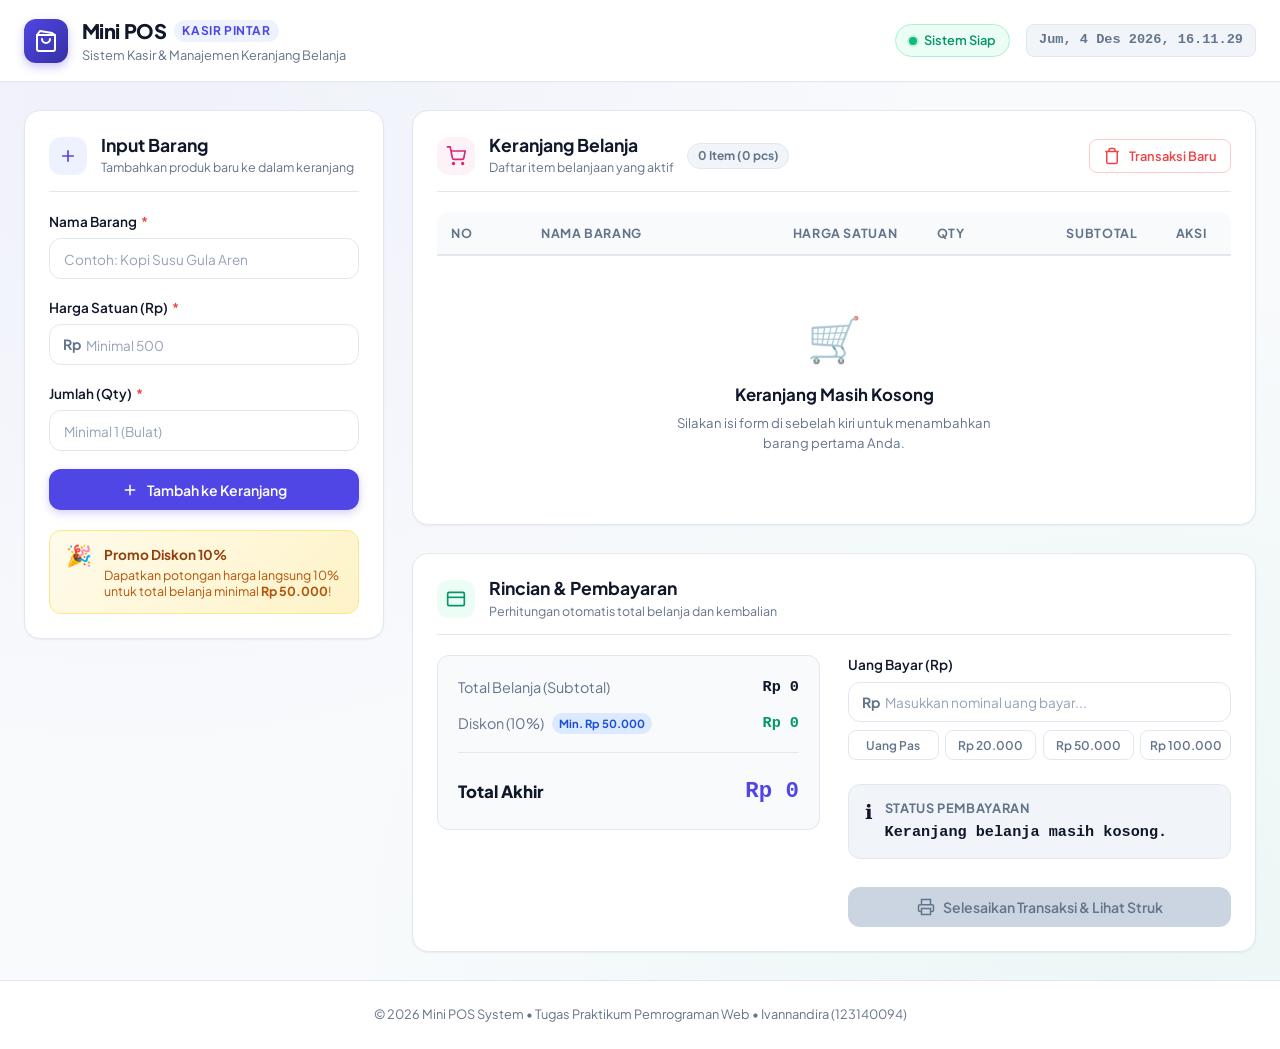
<file: ivannandira_123140094_pertemuan1/index.html>
<!DOCTYPE html>
<html lang="id">
<head>
  <meta charset="UTF-8">
  <meta name="viewport" content="width=device-width, initial-scale=1.0">
  <meta name="description" content="Aplikasi Kasir & Keranjang Belanja Sederhana (Mini POS) - Praktikum Pemrograman Web">
  <title>Mini POS - Kasir & Keranjang Belanja</title>
  <!-- Google Fonts: Plus Jakarta Sans -->
  <link rel="preconnect" href="https://fonts.googleapis.com">
  <link rel="preconnect" href="https://fonts.gstatic.com" crossorigin>
  <link href="https://fonts.googleapis.com/css2?family=Plus+Jakarta+Sans:wght@400;500;600;700;800&display=swap" rel="stylesheet">
  <!-- Stylesheet -->
  <link rel="stylesheet" href="style.css">
</head>
<body>
  <div class="app-wrapper">
    <!-- Header Aplikasi -->
    <header class="app-header">
      <div class="header-container">
        <div class="brand">
          <div class="brand-icon">
            <svg viewBox="0 0 24 24" fill="none" stroke="currentColor" stroke-width="2" stroke-linecap="round" stroke-linejoin="round">
              <path d="M6 2 3 6v14a2 2 0 0 0 2 2h14a2 2 0 0 0 2-2V6l-3-2z"/>
              <line x1="3" y1="6" x2="21" y2="6"/>
              <path d="M16 10a4 4 0 0 1-8 0"/>
            </svg>
          </div>
          <div class="brand-text">
            <h1>Mini POS <span>Kasir Pintar</span></h1>
            <p>Sistem Kasir & Manajemen Keranjang Belanja</p>
          </div>
        </div>
        <div class="header-meta">
          <div class="badge-status">
            <span class="status-dot"></span> Sistem Siap
          </div>
          <div id="liveClock" class="live-clock">--:--:--</div>
        </div>
      </div>
    </header>

    <!-- Konten Utama (Grid Layout) -->
    <main class="main-content">
      <div class="dashboard-grid">
        
        <!-- Kolom Kiri: Form Input Barang -->
        <section class="card input-card">
          <div class="card-header">
            <div class="card-title-icon">
              <svg viewBox="0 0 24 24" fill="none" stroke="currentColor" stroke-width="2">
                <path d="M12 5v14M5 12h14"/>
              </svg>
            </div>
            <div>
              <h2>Input Barang</h2>
              <p class="subtitle">Tambahkan produk baru ke dalam keranjang</p>
            </div>
          </div>

          <form id="itemForm" class="item-form" novalidate>
            <!-- Input Nama Barang -->
            <div class="form-group" id="groupItemName">
              <label for="itemName">
                Nama Barang <span class="required">*</span>
              </label>
              <div class="input-wrapper">
                <input 
                  type="text" 
                  id="itemName" 
                  name="itemName" 
                  placeholder="Contoh: Kopi Susu Gula Aren" 
                  autocomplete="off"
                >
              </div>
              <small class="error-msg" id="errorItemName"></small>
            </div>

            <!-- Input Harga Satuan -->
            <div class="form-group" id="groupItemPrice">
              <label for="itemPrice">
                Harga Satuan (Rp) <span class="required">*</span>
              </label>
              <div class="input-wrapper input-with-prefix">
                <span class="input-prefix">Rp</span>
                <input 
                  type="number" 
                  id="itemPrice" 
                  name="itemPrice" 
                  placeholder="Minimal 500" 
                  min="500" 
                  step="100"
                >
              </div>
              <small class="error-msg" id="errorItemPrice"></small>
            </div>

            <!-- Input Jumlah (Qty) -->
            <div class="form-group" id="groupItemQty">
              <label for="itemQty">
                Jumlah (Qty) <span class="required">*</span>
              </label>
              <div class="input-wrapper">
                <input 
                  type="number" 
                  id="itemQty" 
                  name="itemQty" 
                  placeholder="Minimal 1 (Bulat)" 
                  min="1" 
                  step="1"
                >
              </div>
              <small class="error-msg" id="errorItemQty"></small>
            </div>

            <!-- Tombol Tambah Barang -->
            <button type="submit" id="btnAddToCart" class="btn btn-primary btn-block">
              <svg viewBox="0 0 24 24" fill="none" stroke="currentColor" stroke-width="2">
                <path d="M12 5v14M5 12h14"/>
              </svg>
              <span>Tambah ke Keranjang</span>
            </button>
          </form>

          <!-- Banner Promo Info -->
          <div class="promo-banner">
            <div class="promo-icon">🎉</div>
            <div class="promo-text">
              <strong>Promo Diskon 10%</strong>
              <p>Dapatkan potongan harga langsung 10% untuk total belanja minimal <b>Rp 50.000</b>!</p>
            </div>
          </div>
        </section>

        <!-- Kolom Kanan: Keranjang Belanja & Kalkulator -->
        <section class="right-column">
          <!-- Card Keranjang Belanja -->
          <div class="card cart-card">
            <div class="card-header cart-header">
              <div class="cart-title-wrap">
                <div class="card-title-icon cart-icon-bg">
                  <svg viewBox="0 0 24 24" fill="none" stroke="currentColor" stroke-width="2">
                    <circle cx="9" cy="21" r="1"/>
                    <circle cx="20" cy="21" r="1"/>
                    <path d="M1 1h4l2.68 13.39a2 2 0 0 0 2 1.61h9.72a2 2 0 0 0 2-1.61L23 6H6"/>
                  </svg>
                </div>
                <div>
                  <h2>Keranjang Belanja</h2>
                  <p class="subtitle">Daftar item belanjaan yang aktif</p>
                </div>
                <span id="cartCountBadge" class="badge-count">0 Item</span>
              </div>
              
              <!-- Tombol Reset / Transaksi Baru -->
              <button type="button" id="btnResetCart" class="btn btn-outline-danger btn-sm" title="Kosongkan keranjang & reset transaksi">
                <svg viewBox="0 0 24 24" fill="none" stroke="currentColor" stroke-width="2">
                  <path d="M3 6h18M19 6v14a2 2 0 0 1-2 2H7a2 2 0 0 1-2-2V6m3 0V4a2 2 0 0 1 2-2h4a2 2 0 0 1 2 2v2"/>
                </svg>
                <span>Transaksi Baru</span>
              </button>
            </div>

            <!-- Tabel Keranjang Belanja -->
            <div class="table-responsive">
              <table class="cart-table" id="cartTable">
                <thead>
                  <tr>
                    <th class="text-center" style="width: 50px;">No</th>
                    <th>Nama Barang</th>
                    <th class="text-right">Harga Satuan</th>
                    <th class="text-center" style="width: 80px;">Qty</th>
                    <th class="text-right">Subtotal</th>
                    <th class="text-center" style="width: 80px;">Aksi</th>
                  </tr>
                </thead>
                <tbody id="cartTableBody">
                  <!-- Baris keranjang diisi otomatis oleh JavaScript -->
                </tbody>
              </table>
              
              <!-- Empty State Saat Keranjang Kosong -->
              <div id="cartEmptyState" class="empty-state">
                <div class="empty-icon">🛒</div>
                <h3>Keranjang Masih Kosong</h3>
                <p>Silakan isi form di sebelah kiri untuk menambahkan barang pertama Anda.</p>
              </div>
            </div>
          </div>

          <!-- Card Rincian Pembayaran & Kalkulator -->
          <div class="card payment-card">
            <div class="card-header">
              <div class="card-title-icon payment-icon-bg">
                <svg viewBox="0 0 24 24" fill="none" stroke="currentColor" stroke-width="2">
                  <rect x="2" y="4" width="20" height="16" rx="2"/>
                  <line x1="2" y1="10" x2="22" y2="10"/>
                </svg>
              </div>
              <div>
                <h2>Rincian & Pembayaran</h2>
                <p class="subtitle">Perhitungan otomatis total belanja dan kembalian</p>
              </div>
            </div>

            <div class="payment-body">
              <div class="calculation-summary">
                <!-- Subtotal Semua Barang -->
                <div class="calc-row">
                  <span class="calc-label">Total Belanja (Subtotal)</span>
                  <span class="calc-value font-mono" id="dispTotalBelanja">Rp 0</span>
                </div>

                <!-- Diskon 10% -->
                <div class="calc-row discount-row" id="rowDiskon">
                  <span class="calc-label">
                    Diskon (10%)
                    <span id="badgeDiskonStatus" class="tag-discount">Min. Rp 50.000</span>
                  </span>
                  <span class="calc-value font-mono text-success" id="dispNominalDiskon">- Rp 0</span>
                </div>

                <div class="divider"></div>

                <!-- Total Akhir Yang Harus Dibayar -->
                <div class="calc-row total-row">
                  <span class="calc-label">Total Akhir</span>
                  <span class="calc-value font-mono total-amount" id="dispTotalAkhir">Rp 0</span>
                </div>
              </div>

              <!-- Bagian Form Pembayaran Uang Bayar -->
              <div class="payment-action-box">
                <div class="form-group mb-2">
                  <label for="uangBayar" class="fw-bold">
                    Uang Bayar (Rp)
                  </label>
                  <div class="input-wrapper input-with-prefix">
                    <span class="input-prefix">Rp</span>
                    <input 
                      type="number" 
                      id="uangBayar" 
                      placeholder="Masukkan nominal uang bayar..." 
                      min="0" 
                      step="1000"
                    >
                  </div>
                  <!-- Quick Cash Buttons untuk kenyamanan kasir -->
                  <div class="quick-cash-group">
                    <button type="button" class="btn-quick" id="btnQuickPas">Uang Pas</button>
                    <button type="button" class="btn-quick" data-val="20000">Rp 20.000</button>
                    <button type="button" class="btn-quick" data-val="50000">Rp 50.000</button>
                    <button type="button" class="btn-quick" data-val="100000">Rp 100.000</button>
                  </div>
                </div>

                <!-- Hasil Kembalian / Peringatan Kurang -->
                <div id="paymentFeedback" class="payment-feedback">
                  <div class="feedback-icon" id="feedbackIcon">ℹ️</div>
                  <div class="feedback-content">
                    <span class="feedback-title" id="feedbackTitle">Status Pembayaran</span>
                    <span class="feedback-detail font-mono" id="feedbackDetail">Silakan masukkan nominal uang pembayaran.</span>
                  </div>
                </div>

                <!-- Tombol Konfirmasi Selesai / Struk (Bonus UI/UX) -->
                <button type="button" id="btnCetakStruk" class="btn btn-success btn-block mt-3" disabled>
                  <svg viewBox="0 0 24 24" fill="none" stroke="currentColor" stroke-width="2">
                    <polyline points="6 9 6 2 18 2 18 9"/>
                    <path d="M6 18H4a2 2 0 0 1-2-2v-5a2 2 0 0 1 2-2h16a2 2 0 0 1 2 2v5a2 2 0 0 1-2 2h-2"/>
                    <rect x="6" y="14" width="12" height="8"/>
                  </svg>
                  <span>Selesaikan Transaksi & Lihat Struk</span>
                </button>
              </div>
            </div>
          </div>
        </section>

      </div>
    </main>

    <!-- Modal Struk Pembayaran -->
    <div id="receiptModal" class="modal-overlay" style="display: none;">
      <div class="modal-container">
        <div class="receipt-paper" id="printableReceipt">
          <div class="receipt-header">
            <h3>MINI POS STORE</h3>
            <p>Praktikum Pemrograman Web 2026</p>
            <p class="receipt-date" id="receiptDateTime">--</p>
            <div class="receipt-divider-dash"></div>
          </div>
          <div class="receipt-body" id="receiptItems">
            <!-- Item struk dinamis -->
          </div>
          <div class="receipt-divider-dash"></div>
          <div class="receipt-summary" id="receiptSummary">
            <!-- Ringkasan pembayaran struk -->
          </div>
          <div class="receipt-divider-dash"></div>
          <div class="receipt-footer">
            <p>Terima Kasih Telah Berbelanja!</p>
            <p>Barang yang sudah dibeli tidak dapat ditukar.</p>
          </div>
        </div>
        <div class="modal-actions">
          <button type="button" id="btnPrintReceipt" class="btn btn-primary">
            🖨️ Cetak / Print
          </button>
          <button type="button" id="btnCloseModal" class="btn btn-outline-secondary">
            Tutup
          </button>
        </div>
      </div>
    </div>

    <!-- Footer -->
    <footer class="app-footer">
      <p>&copy; 2026 Mini POS System &bull; Tugas Praktikum Pemrograman Web &bull; Ivannandira (123140094)</p>
    </footer>
  </div>

  <!-- JavaScript -->
  <script src="script.js"></script>
</body>
</html>
</file>
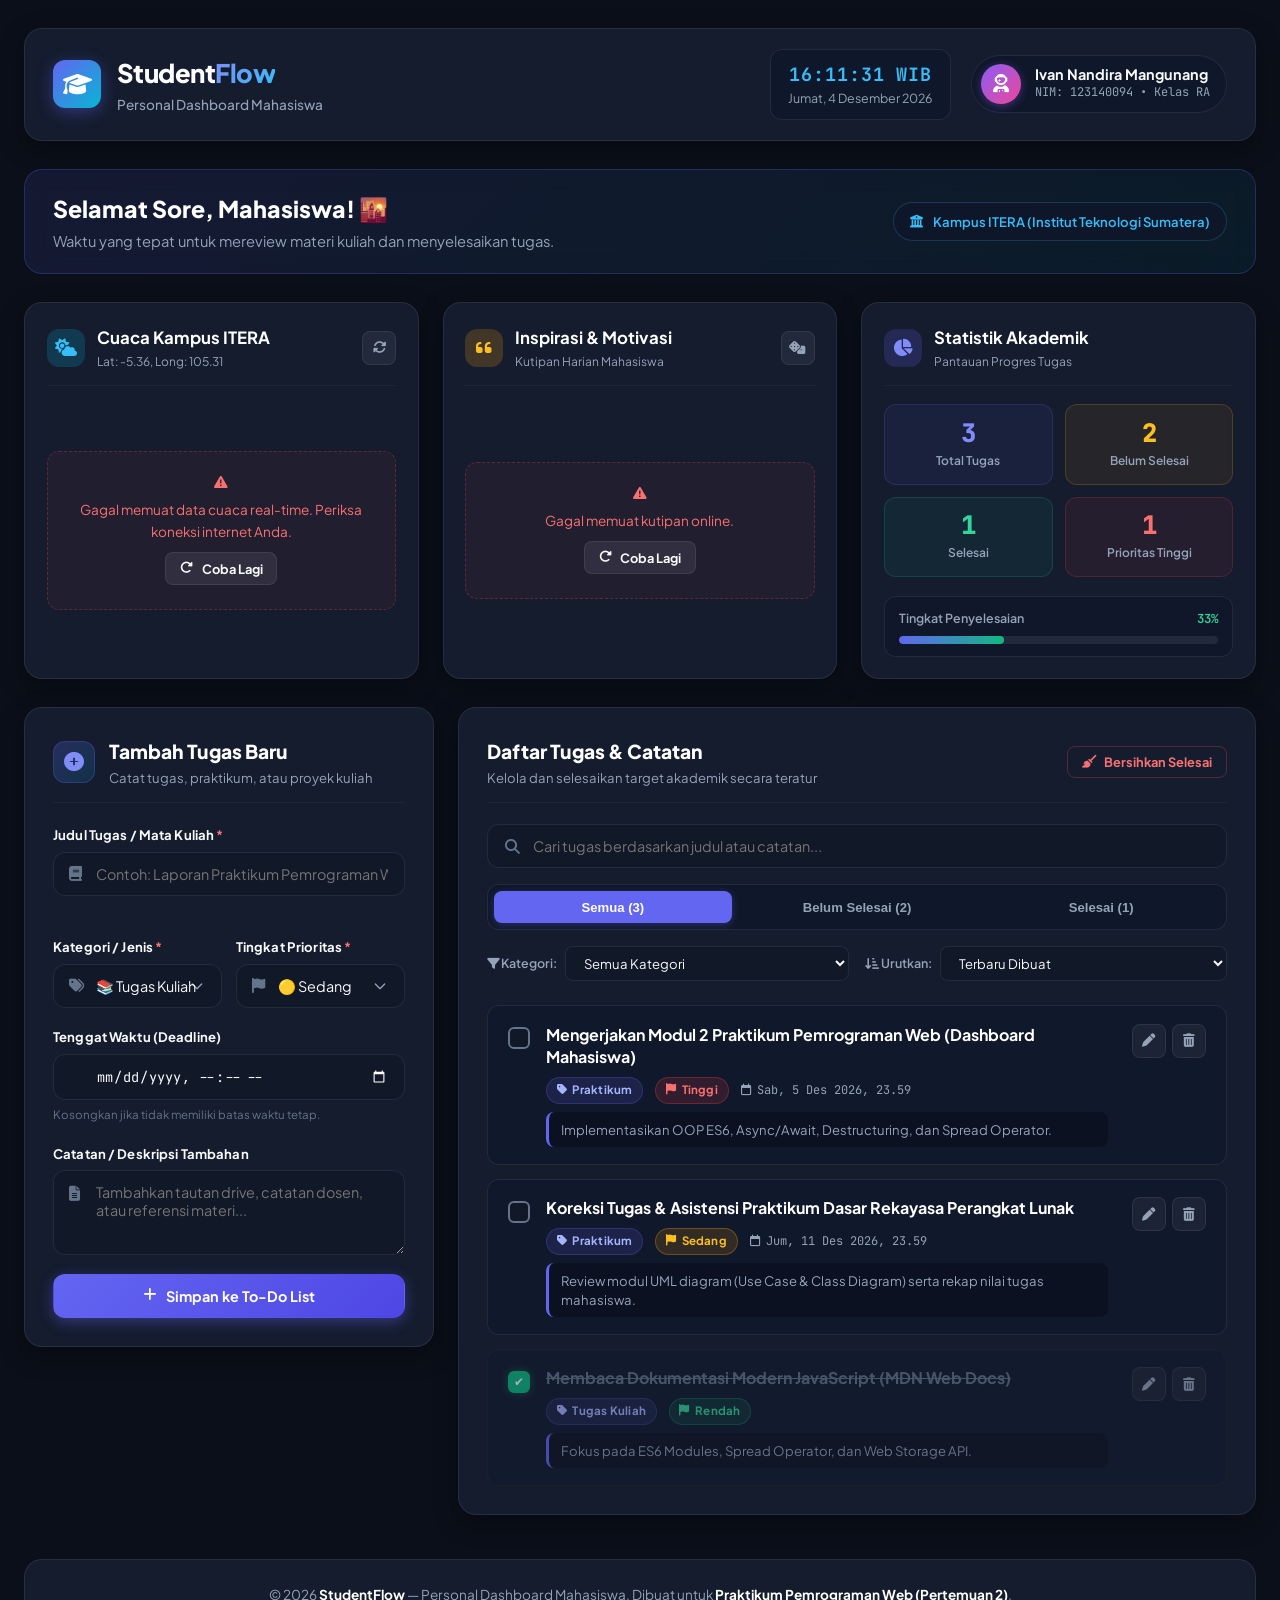
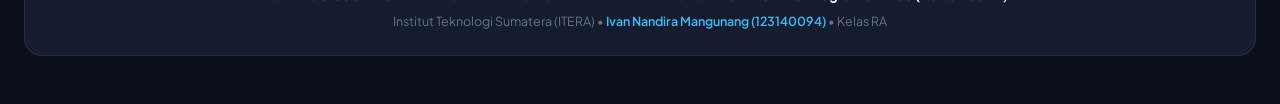
<file: ivannandira_123140094_pertemuan2/index.html>
<!DOCTYPE html>
<html lang="id">
<head>
  <meta charset="UTF-8">
  <meta name="viewport" content="width=device-width, initial-scale=1.0">
  <meta name="description" content="Personal Dashboard Mahasiswa - Aplikasi Manajemen Tugas, Widget Cuaca Real-time Kampus ITERA, dan Quotes Motivasi Harian.">
  <title>StudentFlow | Personal Dashboard Mahasiswa</title>
  
  <!-- Google Fonts: Plus Jakarta Sans & JetBrains Mono -->
  <link rel="preconnect" href="https://fonts.googleapis.com">
  <link rel="preconnect" href="https://fonts.gstatic.com" crossorigin>
  <link href="https://fonts.googleapis.com/css2?family=JetBrains+Mono:wght@400;500;700&family=Plus+Jakarta+Sans:wght@300;400;500;600;700;800&display=swap" rel="stylesheet">
  
  <!-- Font Awesome 6 Icons -->
  <link rel="stylesheet" href="https://cdnjs.cloudflare.com/ajax/libs/font-awesome/6.5.1/css/all.min.css" integrity="sha512-DTOQO9RWCH3ppGqcWaEA1BIZOC6xxalwEsw9c2QQeAIftl+Vegovlnee1c9QX4TctnWMn13TZye+giMm8e2LwA==" crossorigin="anonymous" referrerpolicy="no-referrer" />
  
  <!-- Custom Stylesheet -->
  <link rel="stylesheet" href="style.css">
</head>
<body>
  <div class="app-container">
    <!-- ==================== HEADER SECTION ==================== -->
    <header class="app-header">
      <div class="header-brand">
        <div class="brand-icon">
          <i class="fa-solid fa-graduation-cap"></i>
        </div>
        <div>
          <h1 class="brand-title">Student<span>Flow</span></h1>
          <p class="brand-subtitle">Personal Dashboard Mahasiswa</p>
        </div>
      </div>

      <div class="header-info">
        <!-- Live Clock & Date -->
        <div class="time-card">
          <div class="live-clock" id="liveClock">00:00:00 WIB</div>
          <div class="live-date" id="liveDate">Memuat tanggal...</div>
        </div>

        <!-- Student Profile Badge -->
        <div class="user-badge">
          <div class="user-avatar">
            <i class="fa-solid fa-user-astronaut"></i>
          </div>
          <div class="user-details">
            <span class="user-name">Ivan Nandira Mangunang</span>
            <span class="user-meta">NIM: 123140094 • Kelas RA</span>
          </div>
        </div>
      </div>
    </header>

    <!-- ==================== GREETING BANNER ==================== -->
    <section class="greeting-banner">
      <div class="greeting-content">
        <h2 id="greetingHeading">Halo, Mahasiswa! 👋</h2>
        <p id="greetingMessage">Siap menuntaskan target akademik dan produktivitas hari ini?</p>
      </div>
      <div class="campus-tag">
        <i class="fa-solid fa-building-columns"></i>
        <span>Kampus ITERA (Institut Teknologi Sumatera)</span>
      </div>
    </section>

    <!-- ==================== TOP WIDGETS SECTION (WEATHER, QUOTE, STATS) ==================== -->
    <section class="widgets-grid">
      <!-- WIDGET 1: CUACA KAMPUS REAL-TIME (Open-Meteo API) -->
      <article class="widget-card weather-widget" id="weatherWidget">
        <div class="widget-header">
          <div class="widget-title-wrap">
            <div class="widget-icon-pill icon-weather">
              <i class="fa-solid fa-cloud-sun"></i>
            </div>
            <div>
              <h3 class="widget-title">Cuaca Kampus ITERA</h3>
              <p class="widget-meta">Lat: -5.36, Long: 105.31</p>
            </div>
          </div>
          <button id="refreshWeatherBtn" class="widget-action-btn" title="Perbarui data cuaca" aria-label="Segarkan Cuaca">
            <i class="fa-solid fa-rotate"></i>
          </button>
        </div>

        <div class="widget-body" id="weatherBody">
          <!-- Loaded dynamically via JavaScript Async/Await -->
          <div class="widget-loading">
            <div class="spinner"></div>
            <span>Mengambil data cuaca kampus...</span>
          </div>
        </div>
      </article>

      <!-- WIDGET 2: QUOTE HARIAN (DummyJSON API) -->
      <article class="widget-card quote-widget" id="quoteWidget">
        <div class="widget-header">
          <div class="widget-title-wrap">
            <div class="widget-icon-pill icon-quote">
              <i class="fa-solid fa-quote-left"></i>
            </div>
            <div>
              <h3 class="widget-title">Inspirasi & Motivasi</h3>
              <p class="widget-meta">Kutipan Harian Mahasiswa</p>
            </div>
          </div>
          <button id="refreshQuoteBtn" class="widget-action-btn" title="Kutipan baru" aria-label="Kutipan Baru">
            <i class="fa-solid fa-dice"></i>
          </button>
        </div>

        <div class="widget-body" id="quoteBody">
          <!-- Loaded dynamically via JavaScript Async/Await -->
          <div class="widget-loading">
            <div class="spinner"></div>
            <span>Mengambil kutipan harian...</span>
          </div>
        </div>
      </article>

      <!-- WIDGET 3: QUICK STATS (Productivity Summary) -->
      <article class="widget-card stats-widget">
        <div class="widget-header">
          <div class="widget-title-wrap">
            <div class="widget-icon-pill icon-stats">
              <i class="fa-solid fa-chart-pie"></i>
            </div>
            <div>
              <h3 class="widget-title">Statistik Akademik</h3>
              <p class="widget-meta">Pantauan Progres Tugas</p>
            </div>
          </div>
        </div>

        <div class="widget-body">
          <div class="stats-grid">
            <div class="stat-box stat-total">
              <span class="stat-number" id="statTotal">0</span>
              <span class="stat-label">Total Tugas</span>
            </div>
            <div class="stat-box stat-pending">
              <span class="stat-number" id="statPending">0</span>
              <span class="stat-label">Belum Selesai</span>
            </div>
            <div class="stat-box stat-completed">
              <span class="stat-number" id="statCompleted">0</span>
              <span class="stat-label">Selesai</span>
            </div>
            <div class="stat-box stat-urgent">
              <span class="stat-number" id="statUrgent">0</span>
              <span class="stat-label">Prioritas Tinggi</span>
            </div>
          </div>

          <div class="progress-wrap">
            <div class="progress-info">
              <span>Tingkat Penyelesaian</span>
              <span id="progressPercentage">0%</span>
            </div>
            <div class="progress-bar-bg">
              <div class="progress-bar-fill" id="progressBarFill" style="width: 0%"></div>
            </div>
          </div>
        </div>
      </article>
    </section>

    <!-- ==================== MAIN SECTION: TO-DO LIST & TASK MANAGEMENT ==================== -->
    <main class="main-dashboard-grid">
      <!-- LEFT COLUMN: TASK CREATION FORM -->
      <section class="task-form-panel">
        <div class="card-box">
          <div class="panel-header">
            <div class="panel-icon">
              <i class="fa-solid fa-circle-plus"></i>
            </div>
            <div>
              <h3 class="panel-title">Tambah Tugas Baru</h3>
              <p class="panel-subtitle">Catat tugas, praktikum, atau proyek kuliah</p>
            </div>
          </div>

          <form id="taskForm" class="task-form" novalidate>
            <!-- Judul Tugas -->
            <div class="form-group">
              <label for="taskTitle" class="form-label">
                Judul Tugas / Mata Kuliah <span class="required">*</span>
              </label>
              <div class="input-wrapper">
                <i class="fa-solid fa-book input-icon"></i>
                <input 
                  type="text" 
                  id="taskTitle" 
                  name="taskTitle" 
                  class="form-control" 
                  placeholder="Contoh: Laporan Praktikum Pemrograman Web M2" 
                  required
                  maxlength="100"
                >
              </div>
              <span class="error-feedback" id="titleError"></span>
            </div>

            <!-- Kategori / Modul -->
            <div class="form-row-2">
              <div class="form-group">
                <label for="taskCategory" class="form-label">
                  Kategori / Jenis <span class="required">*</span>
                </label>
                <div class="input-wrapper">
                  <i class="fa-solid fa-tags input-icon"></i>
                  <select id="taskCategory" name="taskCategory" class="form-control select-control" required>
                    <option value="Praktikum">🔬 Praktikum</option>
                    <option value="Tugas Kuliah" selected>📚 Tugas Kuliah</option>
                    <option value="Kuis & Ujian">📝 Kuis & Ujian</option>
                    <option value="Proyek & Skripsi">💻 Proyek & Skripsi</option>
                    <option value="Organisasi & Event">🏛️ Organisasi & Event</option>
                    <option value="Lainnya">📌 Lainnya</option>
                  </select>
                </div>
              </div>

              <!-- Prioritas -->
              <div class="form-group">
                <label for="taskPriority" class="form-label">
                  Tingkat Prioritas <span class="required">*</span>
                </label>
                <div class="input-wrapper">
                  <i class="fa-solid fa-flag input-icon"></i>
                  <select id="taskPriority" name="taskPriority" class="form-control select-control" required>
                    <option value="Rendah">🟢 Rendah</option>
                    <option value="Sedang" selected>🟡 Sedang</option>
                    <option value="Tinggi">🔴 Tinggi (Mendesak)</option>
                  </select>
                </div>
              </div>
            </div>

            <!-- Tenggat Waktu (Deadline) -->
            <div class="form-group">
              <label for="taskDeadline" class="form-label">
                Tenggat Waktu (Deadline)
              </label>
              <div class="input-wrapper">
                <i class="fa-regular fa-calendar-clock input-icon"></i>
                <input 
                  type="datetime-local" 
                  id="taskDeadline" 
                  name="taskDeadline" 
                  class="form-control date-control"
                >
              </div>
              <span class="helper-text">Kosongkan jika tidak memiliki batas waktu tetap.</span>
            </div>

            <!-- Catatan Tambahan (Notes) -->
            <div class="form-group">
              <label for="taskNotes" class="form-label">
                Catatan / Deskripsi Tambahan
              </label>
              <div class="input-wrapper textarea-wrapper">
                <i class="fa-solid fa-file-lines input-icon textarea-icon"></i>
                <textarea 
                  id="taskNotes" 
                  name="taskNotes" 
                  class="form-control textarea-control" 
                  rows="3" 
                  placeholder="Tambahkan tautan drive, catatan dosen, atau referensi materi..."
                  maxlength="300"
                ></textarea>
              </div>
            </div>

            <button type="submit" class="btn btn-primary btn-block" id="submitTaskBtn">
              <i class="fa-solid fa-plus"></i>
              <span>Simpan ke To-Do List</span>
            </button>
          </form>
        </div>
      </section>

      <!-- RIGHT COLUMN: TASK LIST & FILTER PANEL -->
      <section class="task-list-panel">
        <div class="card-box">
          <div class="panel-header-flex">
            <div>
              <h3 class="panel-title">Daftar Tugas & Catatan</h3>
              <p class="panel-subtitle">Kelola dan selesaikan target akademik secara teratur</p>
            </div>
            <button id="clearAllCompletedBtn" class="btn btn-sm btn-outline-danger" title="Hapus semua tugas yang sudah selesai">
              <i class="fa-solid fa-broom"></i>
              <span>Bersihkan Selesai</span>
            </button>
          </div>

          <!-- FILTERS & SEARCH TOOLBAR -->
          <div class="toolbar-wrap">
            <!-- Search bar -->
            <div class="search-box">
              <i class="fa-solid fa-magnifying-glass search-icon"></i>
              <input 
                type="text" 
                id="searchTaskInput" 
                class="search-input" 
                placeholder="Cari tugas berdasarkan judul atau catatan..."
                aria-label="Cari tugas"
              >
              <button id="clearSearchBtn" class="clear-search-btn hidden" title="Hapus pencarian">
                <i class="fa-solid fa-xmark"></i>
              </button>
            </div>

            <!-- Status Tabs -->
            <div class="filter-tabs" role="tablist">
              <button class="filter-tab active" data-filter="all" role="tab">
                Semua (<span id="countFilterAll">0</span>)
              </button>
              <button class="filter-tab" data-filter="pending" role="tab">
                Belum Selesai (<span id="countFilterPending">0</span>)
              </button>
              <button class="filter-tab" data-filter="completed" role="tab">
                Selesai (<span id="countFilterCompleted">0</span>)
              </button>
            </div>

            <!-- Secondary Filters (Category & Sorting) -->
            <div class="filter-secondary-row">
              <div class="secondary-filter-item">
                <label for="filterCategorySelect" class="filter-label"><i class="fa-solid fa-filter"></i> Kategori:</label>
                <select id="filterCategorySelect" class="filter-select">
                  <option value="all">Semua Kategori</option>
                  <option value="Praktikum">Praktikum</option>
                  <option value="Tugas Kuliah">Tugas Kuliah</option>
                  <option value="Kuis & Ujian">Kuis & Ujian</option>
                  <option value="Proyek & Skripsi">Proyek & Skripsi</option>
                  <option value="Organisasi & Event">Organisasi & Event</option>
                  <option value="Lainnya">Lainnya</option>
                </select>
              </div>

              <div class="secondary-filter-item">
                <label for="sortTasksSelect" class="filter-label"><i class="fa-solid fa-arrow-down-short-wide"></i> Urutkan:</label>
                <select id="sortTasksSelect" class="filter-select">
                  <option value="newest">Terbaru Dibuat</option>
                  <option value="deadline">Deadline Terdekat</option>
                  <option value="priority">Prioritas Tertinggi</option>
                  <option value="alphabetical">Abjad (A - Z)</option>
                </select>
              </div>
            </div>
          </div>

          <!-- TASK LIST CONTAINER (Rendered with ES6 Template Literals) -->
          <div class="tasks-container" id="tasksList" role="list">
            <!-- Will be populated dynamically by DashboardApp.renderTasks() -->
          </div>
        </div>
      </section>
    </main>

    <!-- ==================== MODAL EDIT TUGAS ==================== -->
    <div class="modal-backdrop hidden" id="editModal" role="dialog" aria-modal="true" aria-labelledby="editModalTitle">
      <div class="modal-card">
        <div class="modal-header">
          <div class="modal-title-wrap">
            <div class="modal-icon">
              <i class="fa-solid fa-pen-to-square"></i>
            </div>
            <div>
              <h3 class="modal-title" id="editModalTitle">Edit Tugas Mahasiswa</h3>
              <p class="modal-subtitle">Perbarui informasi tugas kuliah Anda</p>
            </div>
          </div>
          <button class="modal-close-btn" id="closeEditModalBtn" aria-label="Tutup modal">
            <i class="fa-solid fa-xmark"></i>
          </button>
        </div>

        <form id="editTaskForm" class="modal-form" novalidate>
          <input type="hidden" id="editTaskId">

          <div class="form-group">
            <label for="editTaskTitle" class="form-label">
              Judul Tugas / Mata Kuliah <span class="required">*</span>
            </label>
            <div class="input-wrapper">
              <i class="fa-solid fa-book input-icon"></i>
              <input 
                type="text" 
                id="editTaskTitle" 
                class="form-control" 
                required 
                maxlength="100"
              >
            </div>
            <span class="error-feedback" id="editTitleError"></span>
          </div>

          <div class="form-row-2">
            <div class="form-group">
              <label for="editTaskCategory" class="form-label">
                Kategori <span class="required">*</span>
              </label>
              <div class="input-wrapper">
                <i class="fa-solid fa-tags input-icon"></i>
                <select id="editTaskCategory" class="form-control select-control" required>
                  <option value="Praktikum">🔬 Praktikum</option>
                  <option value="Tugas Kuliah">📚 Tugas Kuliah</option>
                  <option value="Kuis & Ujian">📝 Kuis & Ujian</option>
                  <option value="Proyek & Skripsi">💻 Proyek & Skripsi</option>
                  <option value="Organisasi & Event">🏛️ Organisasi & Event</option>
                  <option value="Lainnya">📌 Lainnya</option>
                </select>
              </div>
            </div>

            <div class="form-group">
              <label for="editTaskPriority" class="form-label">
                Prioritas <span class="required">*</span>
              </label>
              <div class="input-wrapper">
                <i class="fa-solid fa-flag input-icon"></i>
                <select id="editTaskPriority" class="form-control select-control" required>
                  <option value="Rendah">🟢 Rendah</option>
                  <option value="Sedang">🟡 Sedang</option>
                  <option value="Tinggi">🔴 Tinggi (Mendesak)</option>
                </select>
              </div>
            </div>
          </div>

          <div class="form-group">
            <label for="editTaskDeadline" class="form-label">
              Tenggat Waktu (Deadline)
            </label>
            <div class="input-wrapper">
              <i class="fa-regular fa-calendar-clock input-icon"></i>
              <input 
                type="datetime-local" 
                id="editTaskDeadline" 
                class="form-control date-control"
              >
            </div>
          </div>

          <div class="form-group">
            <label for="editTaskNotes" class="form-label">
              Catatan / Deskripsi Tambahan
            </label>
            <div class="input-wrapper textarea-wrapper">
              <i class="fa-solid fa-file-lines input-icon textarea-icon"></i>
              <textarea 
                id="editTaskNotes" 
                class="form-control textarea-control" 
                rows="3" 
                maxlength="300"
              ></textarea>
            </div>
          </div>

          <div class="modal-footer">
            <button type="button" class="btn btn-secondary" id="cancelEditBtn">Batal</button>
            <button type="submit" class="btn btn-primary" id="saveEditBtn">
              <i class="fa-solid fa-check"></i>
              <span>Simpan Perubahan</span>
            </button>
          </div>
        </form>
      </div>
    </div>

    <!-- ==================== TOAST NOTIFICATION CONTAINER ==================== -->
    <aside class="toast-container" id="toastContainer" aria-live="polite"></aside>

    <!-- ==================== FOOTER ==================== -->
    <footer class="app-footer">
      <div class="footer-content">
        <p class="footer-text">
          &copy; 2026 <strong>StudentFlow</strong> — Personal Dashboard Mahasiswa. Dibuat untuk <strong>Praktikum Pemrograman Web (Pertemuan 2)</strong>.
        </p>
        <p class="footer-subtext">
          Institut Teknologi Sumatera (ITERA) • <span>Ivan Nandira Mangunang (123140094)</span> • Kelas RA
        </p>
      </div>
    </footer>
  </div>

  <!-- JavaScript Module -->
  <script src="main.js"></script>
</body>
</html>
</file>
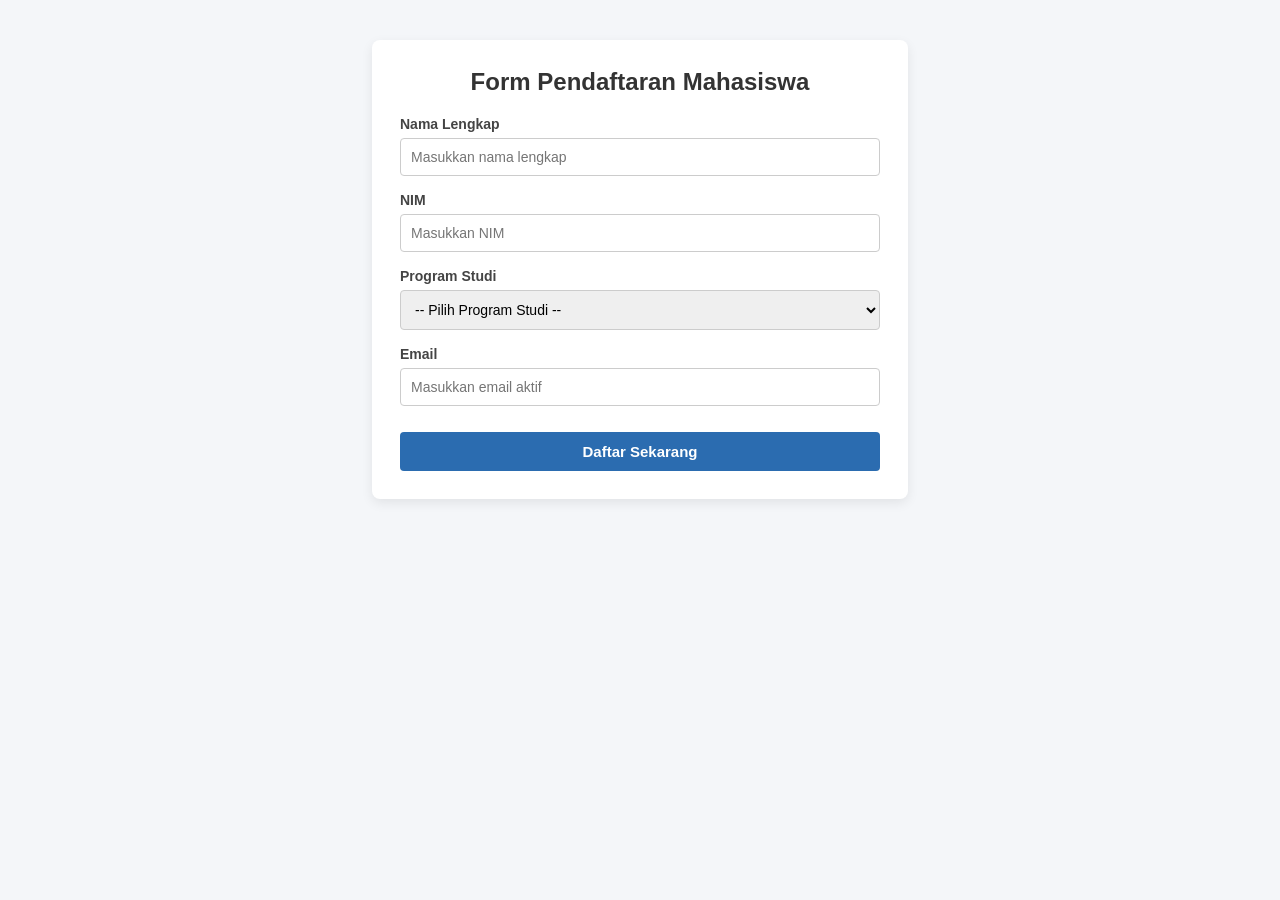
<file: task_3/index.html>
<!DOCTYPE html>
<html lang="id">
<head>
    <meta charset="UTF-8">
    <meta name="viewport" content="width=device-width, initial-scale=1.0">
    <title>Halaman Pendaftaran</title>
    <link rel="stylesheet" href="style.css">
</head>
<body>
    <div class="card-box">
        <h2>Form Pendaftaran Mahasiswa</h2>
        
        <!-- Form menggunakan method GET ke detail.html untuk menghasilkan Query String -->
        <form id="registration-form" action="detail.html" method="GET">
            <div class="form-group">
                <label for="nama">Nama Lengkap</label>
                <input type="text" id="nama" name="nama" placeholder="Masukkan nama lengkap" required>
            </div>

            <div class="form-group">
                <label for="nim">NIM</label>
                <input type="text" id="nim" name="nim" placeholder="Masukkan NIM" required>
            </div>

            <div class="form-group">
                <label for="prodi">Program Studi</label>
                <select id="prodi" name="prodi" required>
                    <option value="">-- Pilih Program Studi --</option>
                    <option value="Teknik Informatika">Teknik Informatika</option>
                    <option value="Sistem Informasi">Sistem Informasi</option>
                    <option value="Teknik Elektro">Teknik Elektro</option>
                </select>
            </div>

            <div class="form-group">
                <label for="email">Email</label>
                <input type="email" id="email" name="email" placeholder="Masukkan email aktif" required>
            </div>

            <button type="submit" class="btn-submit">Daftar Sekarang</button>
        </form>
    </div>
</body>
</html>
</file>
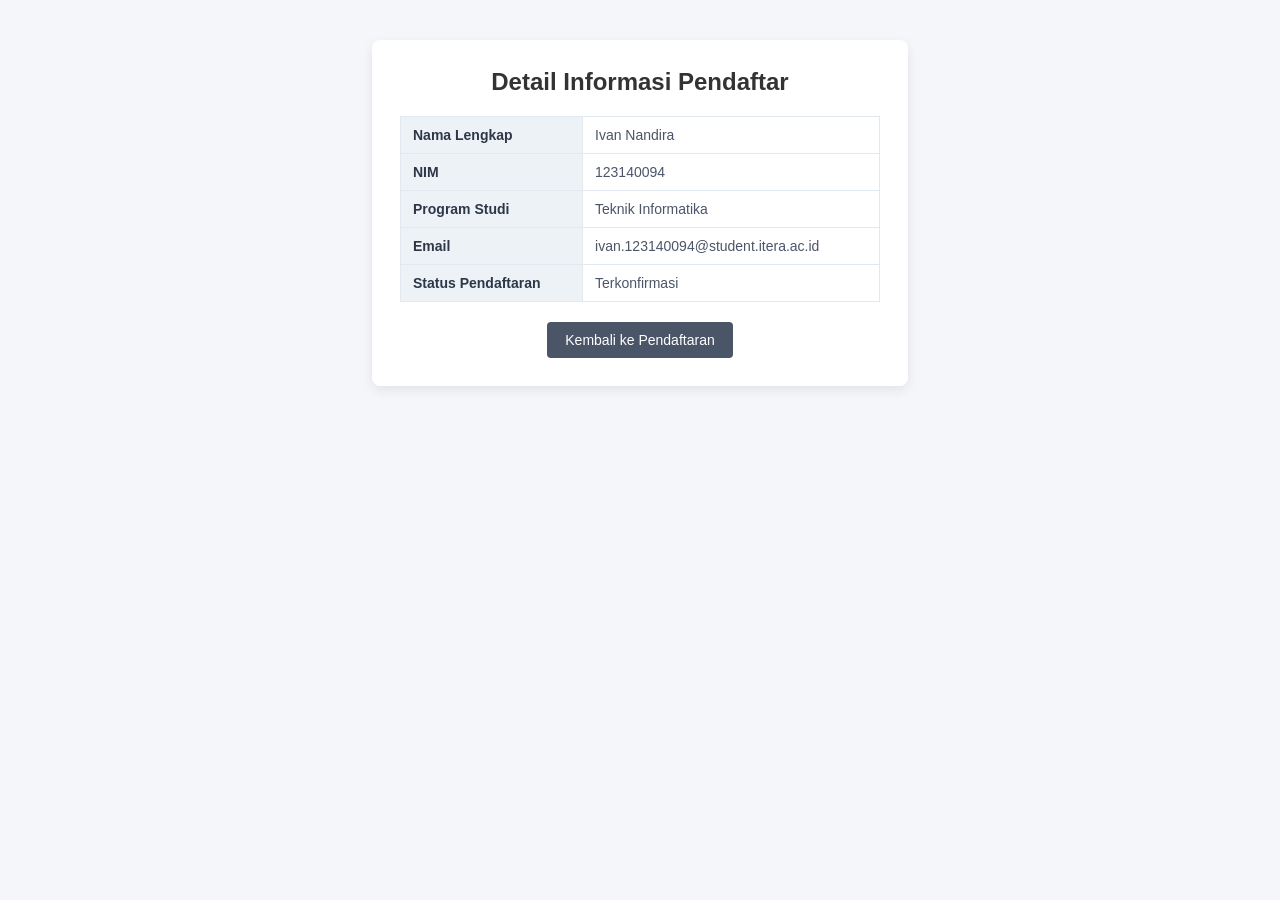
<file: task_3/detail.html>
<!DOCTYPE html>
<html lang="id">
<head>
    <meta charset="UTF-8">
    <meta name="viewport" content="width=device-width, initial-scale=1.0">
    <title>Detail Informasi Pendaftar</title>
    <link rel="stylesheet" href="style.css">
</head>
<body>
    <div class="card-box">
        <h2>Detail Informasi Pendaftar</h2>
        
        <table class="table-detail">
            <tr>
                <th>Nama Lengkap</th>
                <td id="detail-nama">Ivan Nandira</td>
            </tr>
            <tr>
                <th>NIM</th>
                <td id="detail-nim">123140094</td>
            </tr>
            <tr>
                <th>Program Studi</th>
                <td id="detail-prodi">Teknik Informatika</td>
            </tr>
            <tr>
                <th>Email</th>
                <td id="detail-email">ivan.123140094@student.itera.ac.id</td>
            </tr>
            <tr>
                <th>Status Pendaftaran</th>
                <td>Terkonfirmasi</td>
            </tr>
        </table>

        <div style="text-align: center;">
            <a href="index.html" class="btn-back">Kembali ke Pendaftaran</a>
        </div>
    </div>

    <script>
        // Membaca Query String dari URL
        const params = new URLSearchParams(window.location.search);
        
        const nama = params.get('nama');
        const nim = params.get('nim');
        const prodi = params.get('prodi');
        const email = params.get('email');

        // Jika terdapat parameter query string dari form submit, tampilkan data tersebut
        if (nama) document.getElementById('detail-nama').textContent = nama;
        if (nim) document.getElementById('detail-nim').textContent = nim;
        if (prodi) document.getElementById('detail-prodi').textContent = prodi;
        if (email) document.getElementById('detail-email').textContent = email;
    </script>
</body>
</html>
</file>
<file: ivannandira_123140094_pertemuan1/style.css>
/* ============================================================
   Mini POS - Sistem Kasir & Keranjang Belanja Sederhana
   Praktikum Pemrograman Web - Ivannandira (123140094)
   ============================================================ */

/* --- ROOT CSS VARIABLES --- */
:root {
  --primary: #4f46e5;
  --primary-hover: #4338ca;
  --primary-light: #eef2ff;
  --primary-glow: rgba(79, 70, 229, 0.18);

  --secondary: #64748b;
  --secondary-light: #f1f5f9;

  --success: #10b981;
  --success-dark: #059669;
  --success-light: #ecfdf5;
  --success-border: #a7f3d0;

  --danger: #ef4444;
  --danger-hover: #dc2626;
  --danger-light: #fef2f2;
  --danger-border: #fecaca;

  --warning: #f59e0b;
  --warning-light: #fffbeb;

  --bg-main: #f8fafc;
  --card-bg: #ffffff;
  --border-color: #e2e8f0;
  --border-focus: #6366f1;

  --text-main: #0f172a;
  --text-muted: #64748b;
  --text-light: #94a3b8;

  --radius-sm: 8px;
  --radius-md: 12px;
  --radius-lg: 16px;
  --radius-xl: 20px;

  --shadow-sm: 0 1px 2px 0 rgba(0, 0, 0, 0.05);
  --shadow-md: 0 4px 6px -1px rgba(0, 0, 0, 0.07), 0 2px 4px -2px rgba(0, 0, 0, 0.05);
  --shadow-lg: 0 10px 15px -3px rgba(0, 0, 0, 0.08), 0 4px 6px -4px rgba(0, 0, 0, 0.04);
  --shadow-xl: 0 20px 25px -5px rgba(0, 0, 0, 0.1), 0 8px 10px -6px rgba(0, 0, 0, 0.06);

  --transition: all 0.2s cubic-bezier(0.4, 0, 0.2, 1);
}

/* --- RESET & GLOBAL STYLES --- */
* {
  margin: 0;
  padding: 0;
  box-sizing: border-box;
}

body {
  font-family: 'Plus Jakarta Sans', system-ui, -apple-system, sans-serif;
  background-color: var(--bg-main);
  background-image: 
    radial-gradient(at 10% 10%, rgba(79, 70, 229, 0.05) 0px, transparent 50%),
    radial-gradient(at 90% 90%, rgba(16, 185, 129, 0.05) 0px, transparent 50%);
  color: var(--text-main);
  line-height: 1.5;
  min-height: 100vh;
  -webkit-font-smoothing: antialiased;
}

.font-mono {
  font-family: 'Courier New', Courier, monospace;
  font-weight: 700;
}

.fw-bold {
  font-weight: 700;
}

.text-center { text-align: center; }
.text-right { text-align: right; }
.text-success { color: var(--success-dark) !important; }
.text-danger { color: var(--danger) !important; }

.mb-2 { margin-bottom: 0.75rem; }
.mt-3 { margin-top: 1rem; }

/* --- APP WRAPPER --- */
.app-wrapper {
  display: flex;
  flex-direction: column;
  min-height: 100vh;
}

/* --- HEADER --- */
.app-header {
  background: #ffffff;
  border-bottom: 1px solid var(--border-color);
  position: sticky;
  top: 0;
  z-index: 50;
  box-shadow: 0 1px 3px rgba(0, 0, 0, 0.02);
}

.header-container {
  max-width: 1280px;
  margin: 0 auto;
  padding: 1rem 1.5rem;
  display: flex;
  align-items: center;
  justify-content: space-between;
  flex-wrap: wrap;
  gap: 1rem;
}

.brand {
  display: flex;
  align-items: center;
  gap: 0.85rem;
}

.brand-icon {
  width: 44px;
  height: 44px;
  background: linear-gradient(135deg, var(--primary), #3730a3);
  color: #ffffff;
  border-radius: var(--radius-md);
  display: flex;
  align-items: center;
  justify-content: center;
  box-shadow: 0 4px 10px rgba(79, 70, 229, 0.3);
}

.brand-icon svg {
  width: 24px;
  height: 24px;
}

.brand-text h1 {
  font-size: 1.25rem;
  font-weight: 800;
  letter-spacing: -0.02em;
  color: var(--text-main);
  display: flex;
  align-items: center;
  gap: 0.5rem;
}

.brand-text h1 span {
  font-size: 0.75rem;
  font-weight: 700;
  padding: 0.15rem 0.5rem;
  background: var(--primary-light);
  color: var(--primary);
  border-radius: 999px;
  text-transform: uppercase;
  letter-spacing: 0.05em;
}

.brand-text p {
  font-size: 0.8rem;
  color: var(--text-muted);
}

.header-meta {
  display: flex;
  align-items: center;
  gap: 1rem;
}

.badge-status {
  display: inline-flex;
  align-items: center;
  gap: 0.45rem;
  background: var(--success-light);
  color: var(--success-dark);
  font-size: 0.8rem;
  font-weight: 600;
  padding: 0.35rem 0.8rem;
  border-radius: 999px;
  border: 1px solid var(--success-border);
}

.status-dot {
  width: 8px;
  height: 8px;
  background: var(--success);
  border-radius: 50%;
  box-shadow: 0 0 0 2px rgba(16, 185, 129, 0.2);
  animation: pulse 2s infinite;
}

@keyframes pulse {
  0% { transform: scale(0.95); box-shadow: 0 0 0 0 rgba(16, 185, 129, 0.7); }
  70% { transform: scale(1); box-shadow: 0 0 0 6px rgba(16, 185, 129, 0); }
  100% { transform: scale(0.95); box-shadow: 0 0 0 0 rgba(16, 185, 129, 0); }
}

.live-clock {
  font-family: 'Courier New', Courier, monospace;
  font-size: 0.85rem;
  font-weight: 700;
  color: var(--text-muted);
  background: var(--secondary-light);
  padding: 0.35rem 0.75rem;
  border-radius: var(--radius-sm);
  border: 1px solid var(--border-color);
}

/* --- MAIN CONTENT & GRID --- */
.main-content {
  flex: 1;
  max-width: 1280px;
  width: 100%;
  margin: 0 auto;
  padding: 1.75rem 1.5rem;
}

.dashboard-grid {
  display: grid;
  grid-template-columns: 360px 1fr;
  gap: 1.75rem;
  align-items: start;
}

/* --- CARDS GENERAL --- */
.card {
  background: var(--card-bg);
  border-radius: var(--radius-lg);
  border: 1px solid var(--border-color);
  box-shadow: var(--shadow-sm);
  padding: 1.5rem;
  transition: var(--transition);
}

.card:hover {
  box-shadow: var(--shadow-md);
}

.card-header {
  display: flex;
  align-items: center;
  gap: 0.85rem;
  margin-bottom: 1.25rem;
  padding-bottom: 0.85rem;
  border-bottom: 1px solid var(--border-color);
}

.card-title-icon {
  width: 38px;
  height: 38px;
  border-radius: var(--radius-md);
  background: var(--primary-light);
  color: var(--primary);
  display: flex;
  align-items: center;
  justify-content: center;
  flex-shrink: 0;
}

.card-title-icon svg {
  width: 20px;
  height: 20px;
}

.cart-icon-bg {
  background: #fdf2f8;
  color: #db2777;
}

.payment-icon-bg {
  background: #ecfdf5;
  color: #059669;
}

.card-header h2 {
  font-size: 1.1rem;
  font-weight: 700;
  color: var(--text-main);
  line-height: 1.2;
}

.subtitle {
  font-size: 0.78rem;
  color: var(--text-muted);
  margin-top: 2px;
}

/* --- FORM INPUT STYLES & VALIDATION --- */
.item-form {
  display: flex;
  flex-direction: column;
  gap: 1.15rem;
}

.form-group {
  display: flex;
  flex-direction: column;
}

.form-group label {
  font-size: 0.85rem;
  font-weight: 600;
  color: var(--text-main);
  margin-bottom: 0.4rem;
}

.form-group .required {
  color: var(--danger);
  margin-left: 2px;
}

.input-wrapper {
  position: relative;
  display: flex;
  align-items: center;
}

.input-with-prefix .input-prefix {
  position: absolute;
  left: 0.85rem;
  font-weight: 700;
  font-size: 0.88rem;
  color: var(--text-muted);
  pointer-events: none;
}

.input-with-prefix input {
  padding-left: 2.25rem !important;
}

.input-wrapper input {
  width: 100%;
  padding: 0.65rem 0.85rem;
  font-size: 0.9rem;
  font-family: inherit;
  color: var(--text-main);
  background: #ffffff;
  border: 1.5px solid var(--border-color);
  border-radius: var(--radius-md);
  outline: none;
  transition: var(--transition);
}

.input-wrapper input::placeholder {
  color: var(--text-light);
  font-size: 0.85rem;
}

.input-wrapper input:focus {
  border-color: var(--border-focus);
  box-shadow: 0 0 0 3px var(--primary-glow);
}

/* State Validasi Error */
.form-group.has-error input {
  border-color: var(--danger) !important;
  background-color: #fff9f9;
  box-shadow: 0 0 0 3px rgba(239, 68, 68, 0.15) !important;
}

.error-msg {
  display: none;
  color: var(--danger);
  font-size: 0.78rem;
  font-weight: 600;
  margin-top: 0.35rem;
  line-height: 1.3;
}

.form-group.has-error .error-msg {
  display: block;
  animation: fadeIn 0.2s ease-in-out;
}

@keyframes fadeIn {
  from { opacity: 0; transform: translateY(-3px); }
  to { opacity: 1; transform: translateY(0); }
}

/* --- BUTTONS --- */
.btn {
  display: inline-flex;
  align-items: center;
  justify-content: center;
  gap: 0.5rem;
  padding: 0.65rem 1.15rem;
  font-size: 0.88rem;
  font-weight: 600;
  font-family: inherit;
  border-radius: var(--radius-md);
  border: 1px solid transparent;
  cursor: pointer;
  transition: var(--transition);
  text-decoration: none;
  white-space: nowrap;
}

.btn svg {
  width: 18px;
  height: 18px;
}

.btn-block {
  width: 100%;
}

.btn-sm {
  padding: 0.45rem 0.8rem;
  font-size: 0.8rem;
  border-radius: var(--radius-sm);
}

.btn-primary {
  background: var(--primary);
  color: #ffffff;
  box-shadow: 0 3px 8px rgba(79, 70, 229, 0.25);
}

.btn-primary:hover {
  background: var(--primary-hover);
  box-shadow: 0 5px 12px rgba(79, 70, 229, 0.35);
  transform: translateY(-1px);
}

.btn-primary:active {
  transform: translateY(0);
}

.btn-outline-danger {
  background: #ffffff;
  color: var(--danger);
  border-color: var(--danger-border);
}

.btn-outline-danger:hover {
  background: var(--danger-light);
  border-color: var(--danger);
  color: var(--danger-hover);
}

.btn-danger-icon {
  background: #fff1f2;
  color: var(--danger);
  border: 1px solid var(--danger-border);
  padding: 0.35rem 0.65rem;
  border-radius: var(--radius-sm);
  font-size: 0.78rem;
}

.btn-danger-icon:hover {
  background: var(--danger);
  color: #ffffff;
  border-color: var(--danger);
  transform: scale(1.04);
}

.btn-success {
  background: var(--success);
  color: #ffffff;
  box-shadow: 0 3px 8px rgba(16, 185, 129, 0.25);
}

.btn-success:hover:not(:disabled) {
  background: var(--success-dark);
  box-shadow: 0 5px 12px rgba(16, 185, 129, 0.35);
  transform: translateY(-1px);
}

.btn-success:disabled {
  background: #cbd5e1;
  color: #64748b;
  cursor: not-allowed;
  box-shadow: none;
}

.btn-outline-secondary {
  background: #ffffff;
  color: var(--secondary);
  border-color: var(--border-color);
}

.btn-outline-secondary:hover {
  background: var(--secondary-light);
  color: var(--text-main);
}

/* Banner Promo */
.promo-banner {
  margin-top: 1.25rem;
  padding: 0.85rem 1rem;
  background: linear-gradient(135deg, #fffbeb, #fef3c7);
  border: 1px solid #fde68a;
  border-radius: var(--radius-md);
  display: flex;
  align-items: flex-start;
  gap: 0.75rem;
}

.promo-icon {
  font-size: 1.3rem;
  line-height: 1;
}

.promo-text strong {
  font-size: 0.85rem;
  color: #92400e;
  display: block;
}

.promo-text p {
  font-size: 0.78rem;
  color: #b45309;
  margin-top: 2px;
  line-height: 1.3;
}

/* --- RIGHT COLUMN & CART TABLE --- */
.right-column {
  display: flex;
  flex-direction: column;
  gap: 1.75rem;
}

.cart-header {
  justify-content: space-between;
}

.cart-title-wrap {
  display: flex;
  align-items: center;
  gap: 0.85rem;
  flex-wrap: wrap;
}

.badge-count {
  background: var(--secondary-light);
  color: var(--secondary);
  font-size: 0.75rem;
  font-weight: 700;
  padding: 0.2rem 0.6rem;
  border-radius: 999px;
  border: 1px solid var(--border-color);
}

.table-responsive {
  width: 100%;
  overflow-x: auto;
  border-radius: var(--radius-md);
}

.cart-table {
  width: 100%;
  border-collapse: separate;
  border-spacing: 0;
  font-size: 0.88rem;
}

.cart-table th {
  background: #f8fafc;
  color: var(--text-muted);
  font-weight: 700;
  font-size: 0.78rem;
  text-transform: uppercase;
  letter-spacing: 0.05em;
  padding: 0.75rem 0.85rem;
  border-bottom: 2px solid var(--border-color);
  white-space: nowrap;
}

.cart-table td {
  padding: 0.85rem 0.85rem;
  border-bottom: 1px solid var(--border-color);
  color: var(--text-main);
  vertical-align: middle;
}

.cart-table tbody tr {
  transition: var(--transition);
}

.cart-table tbody tr:hover {
  background: #f8faff;
}

.item-name-cell {
  font-weight: 600;
  color: var(--text-main);
}

.qty-badge {
  display: inline-block;
  background: var(--secondary-light);
  padding: 0.2rem 0.55rem;
  border-radius: 6px;
  font-weight: 700;
  font-size: 0.82rem;
  color: var(--text-main);
  border: 1px solid var(--border-color);
}

/* Empty State */
.empty-state {
  display: none;
  padding: 3rem 1.5rem;
  text-align: center;
}

.empty-state.active {
  display: block;
}

.empty-icon {
  font-size: 2.75rem;
  margin-bottom: 0.75rem;
  opacity: 0.7;
}

.empty-state h3 {
  font-size: 1.05rem;
  font-weight: 700;
  color: var(--text-main);
}

.empty-state p {
  font-size: 0.82rem;
  color: var(--text-muted);
  max-width: 320px;
  margin: 0.35rem auto 0;
}

/* --- PAYMENT & CALCULATOR SECTION --- */
.payment-body {
  display: grid;
  grid-template-columns: 1fr 1fr;
  gap: 1.75rem;
  align-items: start;
}

.calculation-summary {
  background: #f8fafc;
  border: 1px solid var(--border-color);
  border-radius: var(--radius-md);
  padding: 1.25rem;
  display: flex;
  flex-direction: column;
  gap: 0.85rem;
}

.calc-row {
  display: flex;
  justify-content: space-between;
  align-items: center;
  font-size: 0.9rem;
}

.calc-label {
  color: var(--text-muted);
  display: flex;
  align-items: center;
  gap: 0.5rem;
}

.tag-discount {
  font-size: 0.7rem;
  font-weight: 700;
  background: #dbeafe;
  color: #1d4ed8;
  padding: 0.15rem 0.45rem;
  border-radius: 999px;
}

.tag-discount.active {
  background: #dcfce7;
  color: #15803d;
}

.calc-value {
  color: var(--text-main);
  font-size: 0.95rem;
}

.divider {
  height: 1px;
  background: var(--border-color);
  margin: 0.2rem 0;
}

.total-row {
  padding-top: 0.35rem;
}

.total-row .calc-label {
  font-size: 1.05rem;
  font-weight: 800;
  color: var(--text-main);
}

.total-amount {
  font-size: 1.4rem;
  font-weight: 800;
  color: var(--primary);
}

/* Payment Action Box */
.payment-action-box {
  display: flex;
  flex-direction: column;
  gap: 0.75rem;
}

.quick-cash-group {
  display: grid;
  grid-template-columns: repeat(4, 1fr);
  gap: 0.4rem;
  margin-top: 0.5rem;
}

.btn-quick {
  background: #ffffff;
  border: 1px solid var(--border-color);
  color: var(--text-muted);
  padding: 0.4rem 0.25rem;
  font-size: 0.75rem;
  font-weight: 600;
  font-family: inherit;
  border-radius: var(--radius-sm);
  cursor: pointer;
  transition: var(--transition);
  text-align: center;
}

.btn-quick:hover {
  background: var(--primary-light);
  border-color: var(--primary);
  color: var(--primary);
}

/* Feedback Status Kembalian */
.payment-feedback {
  border-radius: var(--radius-md);
  padding: 0.85rem 1rem;
  display: flex;
  align-items: flex-start;
  gap: 0.75rem;
  background: #f1f5f9;
  border: 1px solid var(--border-color);
  transition: var(--transition);
}

.feedback-icon {
  font-size: 1.25rem;
  line-height: 1.2;
}

.feedback-content {
  display: flex;
  flex-direction: column;
  gap: 0.2rem;
}

.feedback-title {
  font-size: 0.8rem;
  font-weight: 700;
  text-transform: uppercase;
  letter-spacing: 0.05em;
  color: var(--text-muted);
}

.feedback-detail {
  font-size: 0.95rem;
  font-weight: 700;
  color: var(--text-main);
}

/* Feedback States */
.payment-feedback.status-insufficient {
  background: var(--danger-light);
  border-color: var(--danger-border);
}

.payment-feedback.status-insufficient .feedback-title {
  color: var(--danger-hover);
}

.payment-feedback.status-insufficient .feedback-detail {
  color: var(--danger);
}

.payment-feedback.status-success {
  background: var(--success-light);
  border-color: var(--success-border);
}

.payment-feedback.status-success .feedback-title {
  color: var(--success-dark);
}

.payment-feedback.status-success .feedback-detail {
  color: var(--success-dark);
  font-size: 1.1rem;
}

/* --- MODAL RECEIPT / STRUK --- */
.modal-overlay {
  position: fixed;
  inset: 0;
  background: rgba(15, 23, 42, 0.6);
  backdrop-filter: blur(4px);
  z-index: 100;
  display: flex;
  align-items: center;
  justify-content: center;
  padding: 1rem;
  animation: modalFadeIn 0.25s ease-out;
}

@keyframes modalFadeIn {
  from { opacity: 0; }
  to { opacity: 1; }
}

.modal-container {
  background: #ffffff;
  border-radius: var(--radius-lg);
  box-shadow: var(--shadow-xl);
  max-width: 420px;
  width: 100%;
  padding: 1.5rem;
  display: flex;
  flex-direction: column;
  gap: 1.25rem;
  max-height: 90vh;
  overflow-y: auto;
}

.receipt-paper {
  background: #fafafa;
  border: 1px dashed #cbd5e1;
  padding: 1.5rem;
  font-family: 'Courier New', Courier, monospace;
  font-size: 0.85rem;
  color: #1e293b;
  border-radius: var(--radius-sm);
}

.receipt-header {
  text-align: center;
}

.receipt-header h3 {
  font-size: 1.15rem;
  font-weight: 800;
  letter-spacing: 0.05em;
}

.receipt-header p {
  font-size: 0.75rem;
  color: #64748b;
}

.receipt-date {
  margin: 0.35rem 0;
  font-size: 0.72rem;
}

.receipt-divider-dash {
  border-top: 1px dashed #94a3b8;
  margin: 0.75rem 0;
}

.receipt-body {
  display: flex;
  flex-direction: column;
  gap: 0.45rem;
}

.receipt-item-line {
  display: flex;
  justify-content: space-between;
}

.receipt-item-sub {
  font-size: 0.75rem;
  color: #64748b;
  padding-left: 0.5rem;
}

.receipt-summary {
  display: flex;
  flex-direction: column;
  gap: 0.35rem;
}

.receipt-sum-row {
  display: flex;
  justify-content: space-between;
}

.receipt-sum-row.receipt-total {
  font-size: 0.95rem;
  font-weight: 800;
  padding-top: 0.35rem;
  border-top: 1px dashed #94a3b8;
}

.receipt-footer {
  text-align: center;
  font-size: 0.75rem;
  color: #64748b;
}

.modal-actions {
  display: flex;
  justify-content: flex-end;
  gap: 0.75rem;
}

/* --- FOOTER --- */
.app-footer {
  text-align: center;
  padding: 1.5rem;
  color: var(--text-muted);
  font-size: 0.8rem;
  border-top: 1px solid var(--border-color);
  background: #ffffff;
  margin-top: auto;
}

/* --- RESPONSIVE MEDIA QUERIES --- */
@media (max-width: 960px) {
  .dashboard-grid {
    grid-template-columns: 1fr;
  }

  .payment-body {
    grid-template-columns: 1fr;
  }
}

@media (max-width: 600px) {
  .main-content {
    padding: 1rem;
  }

  .card {
    padding: 1.15rem;
  }

  .quick-cash-group {
    grid-template-columns: repeat(2, 1fr);
  }

  .header-container {
    flex-direction: column;
    align-items: flex-start;
  }

  .header-meta {
    width: 100%;
    justify-content: space-between;
  }
}

/* --- PRINT MEDIA STYLES --- */
@media print {
  body * {
    visibility: hidden;
  }
  #printableReceipt, #printableReceipt * {
    visibility: visible;
  }
  #printableReceipt {
    position: absolute;
    left: 0;
    top: 0;
    width: 100%;
    border: none;
    box-shadow: none;
    background: transparent;
  }
}
</file>
<file: ivannandira_123140094_pertemuan2/style.css>
/* ===================================================================
   STUDENTFLOW - PERSONAL DASHBOARD MAHASISWA
   Author: Ivan Nandira Mangunang (123140094) - Kelas RA
   Praktikum Pemrograman Web - Pertemuan 2
   =================================================================== */

/* --- CSS Variables & Design Tokens --- */
:root {
  --font-main: 'Plus Jakarta Sans', -apple-system, BlinkMacSystemFont, 'Segoe UI', Roboto, sans-serif;
  --font-mono: 'JetBrains Mono', monospace;

  /* Color Palette - Dark Glass Theme */
  --bg-main: #0b0f19;
  --bg-card: rgba(23, 31, 51, 0.85);
  --bg-card-hover: rgba(30, 41, 69, 0.95);
  --bg-input: #111827;
  --bg-input-focus: #172136;
  
  --border-color: rgba(255, 255, 255, 0.08);
  --border-focus: #6366f1;
  --border-subtle: rgba(255, 255, 255, 0.04);

  /* Primary & Accent Gradients */
  --primary: #6366f1;
  --primary-hover: #4f46e5;
  --primary-light: rgba(99, 102, 241, 0.15);
  --primary-glow: rgba(99, 102, 241, 0.4);

  --secondary: #06b6d4;
  --secondary-light: rgba(6, 182, 212, 0.15);

  --success: #10b981;
  --success-light: rgba(16, 185, 129, 0.15);

  --warning: #f59e0b;
  --warning-light: rgba(245, 158, 11, 0.15);

  --danger: #ef4444;
  --danger-light: rgba(239, 68, 68, 0.15);

  --text-main: #f8fafc;
  --text-muted: #94a3b8;
  --text-dim: #64748b;

  --shadow-sm: 0 2px 8px rgba(0, 0, 0, 0.2);
  --shadow-md: 0 8px 24px rgba(0, 0, 0, 0.35);
  --shadow-lg: 0 16px 40px rgba(0, 0, 0, 0.5);
  --shadow-glow: 0 0 30px rgba(99, 102, 241, 0.2);

  --radius-sm: 8px;
  --radius-md: 12px;
  --radius-lg: 18px;
  --radius-xl: 24px;
  --radius-full: 9999px;

  --transition-fast: 0.15s ease;
  --transition-normal: 0.25s ease;
  --transition-slow: 0.4s cubic-bezier(0.16, 1, 0.3, 1);
}

/* --- Base Reset --- */
*, *::before, *::after {
  margin: 0;
  padding: 0;
  box-sizing: border-box;
}

html {
  font-size: 16px;
  scroll-behavior: smooth;
  color-scheme: dark;
}

body {
  font-family: var(--font-main);
  background-color: var(--bg-main);
  color: var(--text-main);
  min-height: 100vh;
  line-height: 1.6;
  position: relative;
  overflow-x: hidden;
  -webkit-font-smoothing: antialiased;
}

/* --- Background Styling --- */
.bg-glow {
  display: none !important;
}

/* --- Container --- */
.app-container {
  position: relative;
  z-index: 1;
  max-width: 1380px;
  margin: 0 auto;
  padding: 1.75rem 1.5rem 3rem;
  display: flex;
  flex-direction: column;
  gap: 1.75rem;
}

/* ==================== HEADER SECTION ==================== */
.app-header {
  display: flex;
  justify-content: space-between;
  align-items: center;
  flex-wrap: wrap;
  gap: 1.25rem;
  padding: 1.25rem 1.75rem;
  background: var(--bg-card);
  backdrop-filter: blur(16px);
  border: 1px solid var(--border-color);
  border-radius: var(--radius-lg);
  box-shadow: var(--shadow-md);
}

.header-brand {
  display: flex;
  align-items: center;
  gap: 1rem;
}

.brand-icon {
  width: 48px;
  height: 48px;
  background: linear-gradient(135deg, #6366f1, #06b6d4);
  color: #ffffff;
  border-radius: var(--radius-md);
  display: flex;
  align-items: center;
  justify-content: center;
  font-size: 1.45rem;
  box-shadow: 0 4px 16px rgba(99, 102, 241, 0.4);
}

.brand-title {
  font-size: 1.6rem;
  font-weight: 800;
  letter-spacing: -0.02em;
  color: #ffffff;
}

.brand-title span {
  background: linear-gradient(135deg, #818cf8, #38bdf8);
  -webkit-background-clip: text;
  -webkit-text-fill-color: transparent;
}

.brand-subtitle {
  font-size: 0.85rem;
  color: var(--text-muted);
  font-weight: 500;
}

.header-info {
  display: flex;
  align-items: center;
  gap: 1.25rem;
  flex-wrap: wrap;
}

.time-card {
  background: rgba(15, 23, 42, 0.7);
  padding: 0.6rem 1.1rem;
  border-radius: var(--radius-md);
  border: 1px solid var(--border-color);
  text-align: right;
}

.live-clock {
  font-family: var(--font-mono);
  font-size: 1.15rem;
  font-weight: 700;
  color: #38bdf8;
  letter-spacing: 0.05em;
}

.live-date {
  font-size: 0.78rem;
  color: var(--text-muted);
}

.user-badge {
  display: flex;
  align-items: center;
  gap: 0.85rem;
  background: rgba(15, 23, 42, 0.7);
  padding: 0.5rem 1rem 0.5rem 0.6rem;
  border-radius: var(--radius-full);
  border: 1px solid var(--border-color);
}

.user-avatar {
  width: 40px;
  height: 40px;
  border-radius: 50%;
  background: linear-gradient(135deg, #8b5cf6, #ec4899);
  display: flex;
  align-items: center;
  justify-content: center;
  color: #ffffff;
  font-size: 1.15rem;
  box-shadow: 0 2px 10px rgba(139, 92, 246, 0.4);
}

.user-details {
  display: flex;
  flex-direction: column;
}

.user-name {
  font-size: 0.9rem;
  font-weight: 700;
  color: var(--text-main);
  line-height: 1.2;
}

.user-meta {
  font-size: 0.75rem;
  color: var(--text-muted);
  font-family: var(--font-mono);
}

/* ==================== GREETING BANNER ==================== */
.greeting-banner {
  display: flex;
  justify-content: space-between;
  align-items: center;
  flex-wrap: wrap;
  gap: 1rem;
  padding: 1.25rem 1.75rem;
  background: linear-gradient(135deg, rgba(99, 102, 241, 0.12), rgba(6, 182, 212, 0.08));
  border: 1px solid rgba(99, 102, 241, 0.25);
  border-radius: var(--radius-lg);
  backdrop-filter: blur(12px);
}

.greeting-content h2 {
  font-size: 1.45rem;
  font-weight: 800;
  color: #ffffff;
}

.greeting-content p {
  font-size: 0.92rem;
  color: var(--text-muted);
  margin-top: 0.2rem;
}

.campus-tag {
  display: inline-flex;
  align-items: center;
  gap: 0.6rem;
  background: rgba(15, 23, 42, 0.6);
  padding: 0.5rem 1rem;
  border-radius: var(--radius-full);
  font-size: 0.82rem;
  color: #38bdf8;
  font-weight: 600;
  border: 1px solid rgba(56, 189, 248, 0.2);
}

/* ==================== WIDGETS GRID (CUACA, QUOTE, STATS) ==================== */
.widgets-grid {
  display: grid;
  grid-template-columns: repeat(auto-fit, minmax(320px, 1fr));
  gap: 1.5rem;
}

.widget-card {
  background: var(--bg-card);
  backdrop-filter: blur(16px);
  border: 1px solid var(--border-color);
  border-radius: var(--radius-lg);
  padding: 1.35rem;
  box-shadow: var(--shadow-md);
  display: flex;
  flex-direction: column;
  transition: transform var(--transition-normal), border-color var(--transition-normal), box-shadow var(--transition-normal);
  position: relative;
  overflow: hidden;
}

.widget-card:hover {
  border-color: rgba(99, 102, 241, 0.35);
  transform: translateY(-3px);
  box-shadow: var(--shadow-lg);
}

.widget-header {
  display: flex;
  justify-content: space-between;
  align-items: center;
  margin-bottom: 1.15rem;
  padding-bottom: 0.85rem;
  border-bottom: 1px solid var(--border-subtle);
}

.widget-title-wrap {
  display: flex;
  align-items: center;
  gap: 0.75rem;
}

.widget-icon-pill {
  width: 38px;
  height: 38px;
  border-radius: var(--radius-md);
  display: flex;
  align-items: center;
  justify-content: center;
  font-size: 1.1rem;
}

.icon-weather {
  background: rgba(6, 182, 212, 0.2);
  color: #38bdf8;
}

.icon-quote {
  background: rgba(245, 158, 11, 0.2);
  color: #fbbf24;
}

.icon-stats {
  background: rgba(99, 102, 241, 0.2);
  color: #818cf8;
}

.widget-title {
  font-size: 1.05rem;
  font-weight: 700;
  color: #ffffff;
}

.widget-meta {
  font-size: 0.75rem;
  color: var(--text-muted);
}

.widget-action-btn {
  background: rgba(255, 255, 255, 0.06);
  border: 1px solid var(--border-color);
  color: var(--text-muted);
  width: 34px;
  height: 34px;
  border-radius: var(--radius-sm);
  display: flex;
  align-items: center;
  justify-content: center;
  cursor: pointer;
  transition: all var(--transition-fast);
}

.widget-action-btn:hover {
  background: var(--primary);
  color: #ffffff;
  border-color: var(--primary);
  transform: rotate(180deg);
}

.widget-body {
  flex: 1;
  display: flex;
  flex-direction: column;
  justify-content: center;
}

/* Weather Body UI */
.weather-main-row {
  display: flex;
  align-items: center;
  justify-content: space-between;
  gap: 1rem;
  margin-bottom: 1rem;
}

.weather-temp-wrap {
  display: flex;
  align-items: baseline;
  gap: 0.35rem;
}

.weather-temp {
  font-size: 2.85rem;
  font-weight: 800;
  font-family: var(--font-mono);
  color: #ffffff;
  line-height: 1;
}

.weather-unit {
  font-size: 1.35rem;
  color: #38bdf8;
  font-weight: 700;
}

.weather-icon-visual {
  font-size: 2.75rem;
  filter: drop-shadow(0 4px 10px rgba(56, 189, 248, 0.3));
}

.weather-desc-pill {
  display: inline-flex;
  align-items: center;
  gap: 0.45rem;
  background: rgba(56, 189, 248, 0.12);
  color: #38bdf8;
  border: 1px solid rgba(56, 189, 248, 0.25);
  padding: 0.35rem 0.8rem;
  border-radius: var(--radius-full);
  font-size: 0.85rem;
  font-weight: 600;
  margin-bottom: 1rem;
  width: fit-content;
}

.weather-details-grid {
  display: grid;
  grid-template-columns: 1fr 1fr;
  gap: 0.75rem;
  background: rgba(15, 23, 42, 0.55);
  padding: 0.75rem;
  border-radius: var(--radius-md);
  border: 1px solid var(--border-color);
}

.weather-detail-item {
  display: flex;
  align-items: center;
  gap: 0.6rem;
  font-size: 0.8rem;
  color: var(--text-muted);
}

.weather-detail-item i {
  color: #38bdf8;
  font-size: 0.95rem;
}

.weather-detail-item strong {
  color: var(--text-main);
  font-weight: 600;
}

.weather-footer-time {
  font-size: 0.72rem;
  color: var(--text-dim);
  margin-top: 0.75rem;
  text-align: right;
}

/* Quote Body UI */
.quote-content {
  display: flex;
  flex-direction: column;
  height: 100%;
  justify-content: space-between;
}

.quote-bubble {
  position: relative;
  background: rgba(15, 23, 42, 0.5);
  border: 1px solid rgba(245, 158, 11, 0.18);
  padding: 1.1rem;
  border-radius: var(--radius-md);
  margin-bottom: 0.85rem;
}

.quote-bubble::before {
  content: '“';
  font-size: 3rem;
  line-height: 1;
  position: absolute;
  top: 0.2rem;
  left: 0.5rem;
  color: rgba(245, 158, 11, 0.15);
  font-family: serif;
}

.quote-text {
  font-size: 0.95rem;
  font-style: italic;
  color: #f1f5f9;
  line-height: 1.55;
  position: relative;
  z-index: 1;
}

.quote-author-wrap {
  display: flex;
  align-items: center;
  justify-content: space-between;
  gap: 0.5rem;
}

.quote-author {
  font-size: 0.84rem;
  font-weight: 700;
  color: #fbbf24;
  display: flex;
  align-items: center;
  gap: 0.4rem;
}

.quote-author::before {
  content: '—';
}

.quote-tag {
  font-size: 0.72rem;
  padding: 0.2rem 0.6rem;
  background: rgba(245, 158, 11, 0.1);
  color: #fbbf24;
  border-radius: var(--radius-full);
  border: 1px solid rgba(245, 158, 11, 0.2);
}

/* Stats Body UI */
.stats-grid {
  display: grid;
  grid-template-columns: repeat(2, 1fr);
  gap: 0.75rem;
  margin-bottom: 1.15rem;
}

.stat-box {
  padding: 0.85rem 0.75rem;
  border-radius: var(--radius-md);
  display: flex;
  flex-direction: column;
  align-items: center;
  justify-content: center;
  text-align: center;
  border: 1px solid var(--border-color);
  transition: transform var(--transition-fast);
}

.stat-box:hover {
  transform: translateY(-2px);
}

.stat-number {
  font-size: 1.6rem;
  font-weight: 800;
  font-family: var(--font-mono);
  line-height: 1.1;
}

.stat-label {
  font-size: 0.75rem;
  color: var(--text-muted);
  margin-top: 0.25rem;
  font-weight: 600;
}

.stat-total {
  background: rgba(99, 102, 241, 0.08);
  border-color: rgba(99, 102, 241, 0.2);
}
.stat-total .stat-number { color: #818cf8; }

.stat-pending {
  background: rgba(245, 158, 11, 0.08);
  border-color: rgba(245, 158, 11, 0.2);
}
.stat-pending .stat-number { color: #fbbf24; }

.stat-completed {
  background: rgba(16, 185, 129, 0.08);
  border-color: rgba(16, 185, 129, 0.2);
}
.stat-completed .stat-number { color: #34d399; }

.stat-urgent {
  background: rgba(239, 68, 68, 0.08);
  border-color: rgba(239, 68, 68, 0.2);
}
.stat-urgent .stat-number { color: #f87171; }

.progress-wrap {
  background: rgba(15, 23, 42, 0.6);
  padding: 0.75rem 0.9rem;
  border-radius: var(--radius-md);
  border: 1px solid var(--border-color);
}

.progress-info {
  display: flex;
  justify-content: space-between;
  font-size: 0.78rem;
  color: var(--text-muted);
  margin-bottom: 0.45rem;
  font-weight: 600;
}

.progress-info #progressPercentage {
  font-family: var(--font-mono);
  color: #34d399;
}

.progress-bar-bg {
  width: 100%;
  height: 8px;
  background: rgba(255, 255, 255, 0.08);
  border-radius: var(--radius-full);
  overflow: hidden;
}

.progress-bar-fill {
  height: 100%;
  background: linear-gradient(90deg, #6366f1, #10b981);
  border-radius: var(--radius-full);
  transition: width 0.5s ease;
}

/* Spinner / Loading State */
.widget-loading {
  display: flex;
  flex-direction: column;
  align-items: center;
  justify-content: center;
  gap: 0.85rem;
  padding: 2.5rem 1rem;
  color: var(--text-muted);
  font-size: 0.85rem;
}

.spinner {
  width: 32px;
  height: 32px;
  border: 3px solid rgba(255, 255, 255, 0.1);
  border-top-color: var(--primary);
  border-radius: 50%;
  animation: spin 0.8s linear infinite;
}

@keyframes spin {
  to { transform: rotate(360deg); }
}

.widget-error {
  display: flex;
  flex-direction: column;
  align-items: center;
  justify-content: center;
  gap: 0.6rem;
  padding: 1.5rem;
  text-align: center;
  color: #f87171;
  font-size: 0.85rem;
  background: rgba(239, 68, 68, 0.06);
  border-radius: var(--radius-md);
  border: 1px dashed rgba(239, 68, 68, 0.3);
}

/* ==================== MAIN PRODUCTIVITY GRID ==================== */
.main-dashboard-grid {
  display: grid;
  grid-template-columns: 410px 1fr;
  gap: 1.5rem;
  align-items: start;
}

@media (max-width: 1024px) {
  .main-dashboard-grid {
    grid-template-columns: 1fr;
  }
}

.card-box {
  background: var(--bg-card);
  backdrop-filter: blur(16px);
  border: 1px solid var(--border-color);
  border-radius: var(--radius-lg);
  padding: 1.75rem;
  box-shadow: var(--shadow-md);
}

.panel-header {
  display: flex;
  align-items: center;
  gap: 0.85rem;
  margin-bottom: 1.35rem;
  padding-bottom: 0.85rem;
  border-bottom: 1px solid var(--border-subtle);
}

.panel-header-flex {
  display: flex;
  justify-content: space-between;
  align-items: center;
  flex-wrap: wrap;
  gap: 1rem;
  margin-bottom: 1.35rem;
  padding-bottom: 0.85rem;
  border-bottom: 1px solid var(--border-subtle);
}

.panel-icon {
  width: 42px;
  height: 42px;
  background: linear-gradient(135deg, rgba(99, 102, 241, 0.25), rgba(6, 182, 212, 0.15));
  color: #818cf8;
  border-radius: var(--radius-md);
  display: flex;
  align-items: center;
  justify-content: center;
  font-size: 1.25rem;
  border: 1px solid rgba(99, 102, 241, 0.25);
}

.panel-title {
  font-size: 1.2rem;
  font-weight: 800;
  color: #ffffff;
}

.panel-subtitle {
  font-size: 0.82rem;
  color: var(--text-muted);
}

/* ==================== FORM STYLES ==================== */
.task-form {
  display: flex;
  flex-direction: column;
  gap: 1.15rem;
}

.form-group {
  display: flex;
  flex-direction: column;
  gap: 0.4rem;
}

.form-row-2 {
  display: grid;
  grid-template-columns: 1fr 1fr;
  gap: 0.85rem;
}

.form-label {
  font-size: 0.82rem;
  font-weight: 700;
  color: var(--text-main);
  letter-spacing: 0.01em;
}

.required {
  color: #f87171;
}

.input-wrapper {
  position: relative;
  display: flex;
  align-items: center;
}

.input-icon {
  position: absolute;
  left: 1rem;
  color: var(--text-dim);
  font-size: 0.95rem;
  pointer-events: none;
  transition: color var(--transition-fast);
}

.textarea-icon {
  top: 1rem;
}

.form-control {
  width: 100%;
  padding: 0.75rem 1rem 0.75rem 2.6rem;
  background: var(--bg-input);
  border: 1px solid var(--border-color);
  border-radius: var(--radius-md);
  color: var(--text-main);
  font-family: var(--font-main);
  font-size: 0.9rem;
  transition: all var(--transition-fast);
}

.form-control:focus {
  outline: none;
  border-color: var(--border-focus);
  background: var(--bg-input-focus);
  box-shadow: 0 0 0 3px rgba(99, 102, 241, 0.2);
}

.form-control:focus + .input-icon,
.input-wrapper:focus-within .input-icon {
  color: var(--primary);
}

.select-control {
  cursor: pointer;
  appearance: none;
  background-image: url("data:image/svg+xml,%3Csvg xmlns='http://www.w3.org/2000/svg' fill='none' viewBox='0 0 24 24' stroke='%2394a3b8'%3E%3Cpath stroke-linecap='round' stroke-linejoin='round' stroke-width='2' d='M19 9l-7 7-7-7'%3E%3C/path%3E%3C/svg%3E");
  background-repeat: no-repeat;
  background-position: right 1rem center;
  background-size: 1rem;
}

.date-control {
  font-family: var(--font-mono);
  font-size: 0.85rem;
}

.textarea-control {
  resize: vertical;
  min-height: 85px;
}

.helper-text {
  font-size: 0.72rem;
  color: var(--text-dim);
}

.error-feedback {
  font-size: 0.75rem;
  color: #f87171;
  min-height: 1rem;
}

.form-control.input-invalid {
  border-color: #ef4444;
  box-shadow: 0 0 0 3px rgba(239, 68, 68, 0.2);
}

/* ==================== BUTTONS ==================== */
.btn {
  display: inline-flex;
  align-items: center;
  justify-content: center;
  gap: 0.55rem;
  padding: 0.75rem 1.35rem;
  border-radius: var(--radius-md);
  font-family: var(--font-main);
  font-size: 0.9rem;
  font-weight: 700;
  cursor: pointer;
  border: 1px solid transparent;
  transition: all var(--transition-fast);
  text-decoration: none;
}

.btn-primary {
  background: linear-gradient(135deg, #6366f1, #4f46e5);
  color: #ffffff;
  box-shadow: 0 4px 14px rgba(99, 102, 241, 0.4);
}

.btn-primary:hover {
  background: linear-gradient(135deg, #4f46e5, #4338ca);
  box-shadow: 0 6px 20px rgba(99, 102, 241, 0.5);
  transform: translateY(-1px);
}

.btn-primary:active {
  transform: translateY(0);
}

.btn-secondary {
  background: rgba(255, 255, 255, 0.08);
  border-color: var(--border-color);
  color: var(--text-main);
}

.btn-secondary:hover {
  background: rgba(255, 255, 255, 0.12);
}

.btn-sm {
  padding: 0.45rem 0.85rem;
  font-size: 0.8rem;
  border-radius: var(--radius-sm);
}

.btn-outline-danger {
  background: transparent;
  border-color: rgba(239, 68, 68, 0.3);
  color: #f87171;
}

.btn-outline-danger:hover {
  background: rgba(239, 68, 68, 0.15);
  border-color: #ef4444;
  color: #ffffff;
}

.btn-block {
  width: 100%;
}

/* ==================== TOOLBAR & FILTERS ==================== */
.toolbar-wrap {
  display: flex;
  flex-direction: column;
  gap: 1rem;
  margin-bottom: 1.5rem;
}

.search-box {
  position: relative;
  display: flex;
  align-items: center;
}

.search-icon {
  position: absolute;
  left: 1.1rem;
  color: var(--text-dim);
  font-size: 0.95rem;
  pointer-events: none;
}

.search-input {
  width: 100%;
  padding: 0.75rem 2.5rem 0.75rem 2.8rem;
  background: var(--bg-input);
  border: 1px solid var(--border-color);
  border-radius: var(--radius-md);
  color: var(--text-main);
  font-size: 0.9rem;
  font-family: var(--font-main);
  transition: all var(--transition-fast);
}

.search-input:focus {
  outline: none;
  border-color: var(--border-focus);
  box-shadow: 0 0 0 3px rgba(99, 102, 241, 0.2);
}

.clear-search-btn {
  position: absolute;
  right: 0.75rem;
  background: none;
  border: none;
  color: var(--text-dim);
  cursor: pointer;
  padding: 0.3rem;
  border-radius: 50%;
  display: flex;
  align-items: center;
  justify-content: center;
}

.clear-search-btn:hover {
  color: var(--text-main);
}

.filter-tabs {
  display: flex;
  background: rgba(15, 23, 42, 0.7);
  padding: 0.35rem;
  border-radius: var(--radius-md);
  border: 1px solid var(--border-color);
  gap: 0.35rem;
}

.filter-tab {
  flex: 1;
  padding: 0.55rem 0.75rem;
  background: transparent;
  border: none;
  color: var(--text-muted);
  font-size: 0.82rem;
  font-weight: 700;
  border-radius: var(--radius-sm);
  cursor: pointer;
  transition: all var(--transition-fast);
  text-align: center;
}

.filter-tab:hover {
  color: var(--text-main);
}

.filter-tab.active {
  background: var(--primary);
  color: #ffffff;
  box-shadow: 0 2px 8px rgba(99, 102, 241, 0.3);
}

.filter-secondary-row {
  display: flex;
  gap: 1rem;
  flex-wrap: wrap;
}

.secondary-filter-item {
  display: flex;
  align-items: center;
  gap: 0.5rem;
  flex: 1;
  min-width: 180px;
}

.filter-label {
  font-size: 0.78rem;
  color: var(--text-muted);
  white-space: nowrap;
  font-weight: 600;
}

.filter-select {
  flex: 1;
  padding: 0.45rem 0.85rem;
  background: var(--bg-input);
  border: 1px solid var(--border-color);
  border-radius: var(--radius-sm);
  color: var(--text-main);
  font-size: 0.82rem;
  font-family: var(--font-main);
  cursor: pointer;
}

.filter-select:focus {
  outline: none;
  border-color: var(--border-focus);
}

/* ==================== TASKS CONTAINER & ITEMS ==================== */
.tasks-container {
  display: flex;
  flex-direction: column;
  gap: 0.85rem;
  min-height: 200px;
}

.task-item {
  display: flex;
  align-items: flex-start;
  gap: 1rem;
  padding: 1.1rem 1.25rem;
  background: rgba(15, 23, 42, 0.55);
  border: 1px solid var(--border-color);
  border-radius: var(--radius-md);
  transition: all var(--transition-normal);
  position: relative;
  animation: fadeInTask 0.3s cubic-bezier(0.16, 1, 0.3, 1);
}

@keyframes fadeInTask {
  from {
    opacity: 0;
    transform: translateY(8px);
  }
  to {
    opacity: 1;
    transform: translateY(0);
  }
}

.task-item:hover {
  background: rgba(30, 41, 69, 0.65);
  border-color: rgba(99, 102, 241, 0.3);
  transform: translateX(3px);
  box-shadow: var(--shadow-sm);
}

.task-item.is-completed {
  opacity: 0.65;
  background: rgba(15, 23, 42, 0.35);
  border-color: rgba(255, 255, 255, 0.04);
}

.task-checkbox-wrap {
  margin-top: 0.2rem;
}

.task-checkbox {
  appearance: none;
  width: 22px;
  height: 22px;
  border: 2px solid var(--text-dim);
  border-radius: 6px;
  background: var(--bg-input);
  cursor: pointer;
  display: grid;
  place-content: center;
  transition: all var(--transition-fast);
}

.task-checkbox::before {
  content: "✔";
  font-size: 0.75rem;
  color: #ffffff;
  transform: scale(0);
  transition: transform 0.15s ease-in-out;
}

.task-checkbox:checked {
  background: var(--success);
  border-color: var(--success);
  box-shadow: 0 0 10px rgba(16, 185, 129, 0.4);
}

.task-checkbox:checked::before {
  transform: scale(1);
}

.task-content {
  flex: 1;
  min-width: 0; /* Prevents overflow with long text */
}

.task-title {
  font-size: 1rem;
  font-weight: 700;
  color: #ffffff;
  line-height: 1.4;
  word-break: break-word;
  transition: color var(--transition-fast);
}

.task-item.is-completed .task-title {
  text-decoration: line-through;
  color: var(--text-dim);
}

.task-meta-row {
  display: flex;
  flex-wrap: wrap;
  align-items: center;
  gap: 0.5rem 0.75rem;
  margin-top: 0.5rem;
}

/* Badges */
.badge {
  display: inline-flex;
  align-items: center;
  gap: 0.35rem;
  font-size: 0.72rem;
  font-weight: 700;
  padding: 0.2rem 0.6rem;
  border-radius: var(--radius-full);
  letter-spacing: 0.02em;
}

/* Priority Badges */
.badge-priority-tinggi {
  background: rgba(239, 68, 68, 0.15);
  color: #f87171;
  border: 1px solid rgba(239, 68, 68, 0.3);
}

.badge-priority-sedang {
  background: rgba(245, 158, 11, 0.15);
  color: #fbbf24;
  border: 1px solid rgba(245, 158, 11, 0.3);
}

.badge-priority-rendah {
  background: rgba(16, 185, 129, 0.15);
  color: #34d399;
  border: 1px solid rgba(16, 185, 129, 0.3);
}

/* Category Badges */
.badge-category {
  background: rgba(99, 102, 241, 0.15);
  color: #a5b4fc;
  border: 1px solid rgba(99, 102, 241, 0.25);
}

/* Deadline Badges */
.task-deadline {
  font-size: 0.75rem;
  font-family: var(--font-mono);
  display: inline-flex;
  align-items: center;
  gap: 0.35rem;
  color: var(--text-muted);
}

.task-deadline.deadline-overdue {
  color: #f87171;
  font-weight: 700;
}

.task-deadline.deadline-today {
  color: #fbbf24;
  font-weight: 700;
}

.task-notes {
  font-size: 0.82rem;
  color: var(--text-muted);
  margin-top: 0.5rem;
  background: rgba(0, 0, 0, 0.25);
  padding: 0.5rem 0.75rem;
  border-radius: var(--radius-sm);
  border-left: 3px solid var(--primary);
  line-height: 1.45;
  word-break: break-word;
}

.task-actions {
  display: flex;
  align-items: center;
  gap: 0.4rem;
  margin-left: 0.5rem;
}

.task-action-btn {
  background: rgba(255, 255, 255, 0.05);
  border: 1px solid var(--border-color);
  color: var(--text-muted);
  width: 34px;
  height: 34px;
  border-radius: var(--radius-sm);
  display: flex;
  align-items: center;
  justify-content: center;
  cursor: pointer;
  transition: all var(--transition-fast);
}

.task-action-btn:hover {
  background: rgba(255, 255, 255, 0.12);
  color: #ffffff;
}

.task-edit-btn:hover {
  background: rgba(99, 102, 241, 0.2);
  border-color: var(--primary);
  color: #818cf8;
}

.task-delete-btn:hover {
  background: rgba(239, 68, 68, 0.2);
  border-color: #ef4444;
  color: #f87171;
}

/* Empty State */
.empty-state {
  display: flex;
  flex-direction: column;
  align-items: center;
  justify-content: center;
  padding: 3.5rem 1.5rem;
  text-align: center;
  background: rgba(15, 23, 42, 0.3);
  border: 2px dashed var(--border-color);
  border-radius: var(--radius-md);
  margin-top: 0.5rem;
}

.empty-state-icon {
  width: 64px;
  height: 64px;
  border-radius: 50%;
  background: rgba(99, 102, 241, 0.1);
  color: #818cf8;
  display: flex;
  align-items: center;
  justify-content: center;
  font-size: 1.75rem;
  margin-bottom: 1rem;
}

.empty-state-title {
  font-size: 1.1rem;
  font-weight: 700;
  color: #ffffff;
  margin-bottom: 0.35rem;
}

.empty-state-text {
  font-size: 0.85rem;
  color: var(--text-muted);
  max-width: 320px;
}

/* ==================== MODAL STYLES ==================== */
.modal-backdrop {
  position: fixed;
  top: 0;
  left: 0;
  width: 100%;
  height: 100%;
  background: rgba(0, 0, 0, 0.75);
  backdrop-filter: blur(8px);
  display: flex;
  align-items: center;
  justify-content: center;
  z-index: 1000;
  padding: 1rem;
  animation: fadeIn 0.2s ease-out;
}

@keyframes fadeIn {
  from { opacity: 0; }
  to { opacity: 1; }
}

.modal-card {
  background: #151d30;
  border: 1px solid var(--border-color);
  border-radius: var(--radius-lg);
  width: 100%;
  max-width: 520px;
  box-shadow: var(--shadow-lg);
  padding: 1.75rem;
  animation: scaleUp 0.25s cubic-bezier(0.16, 1, 0.3, 1);
}

@keyframes scaleUp {
  from {
    transform: scale(0.95);
    opacity: 0;
  }
  to {
    transform: scale(1);
    opacity: 1;
  }
}

.modal-header {
  display: flex;
  justify-content: space-between;
  align-items: center;
  margin-bottom: 1.25rem;
  padding-bottom: 0.85rem;
  border-bottom: 1px solid var(--border-subtle);
}

.modal-title-wrap {
  display: flex;
  align-items: center;
  gap: 0.75rem;
}

.modal-icon {
  width: 38px;
  height: 38px;
  background: rgba(99, 102, 241, 0.2);
  color: #818cf8;
  border-radius: var(--radius-md);
  display: flex;
  align-items: center;
  justify-content: center;
  font-size: 1.1rem;
}

.modal-title {
  font-size: 1.15rem;
  font-weight: 800;
  color: #ffffff;
}

.modal-subtitle {
  font-size: 0.8rem;
  color: var(--text-muted);
}

.modal-close-btn {
  background: transparent;
  border: none;
  color: var(--text-dim);
  font-size: 1.15rem;
  cursor: pointer;
  padding: 0.4rem;
  border-radius: var(--radius-sm);
  display: flex;
  align-items: center;
  justify-content: center;
  transition: all var(--transition-fast);
}

.modal-close-btn:hover {
  color: #ffffff;
  background: rgba(255, 255, 255, 0.1);
}

.modal-form {
  display: flex;
  flex-direction: column;
  gap: 1.1rem;
}

.modal-footer {
  display: flex;
  justify-content: flex-end;
  gap: 0.75rem;
  margin-top: 0.5rem;
  padding-top: 0.85rem;
  border-top: 1px solid var(--border-subtle);
}

/* ==================== TOAST NOTIFICATIONS ==================== */
.toast-container {
  position: fixed;
  bottom: 1.5rem;
  right: 1.5rem;
  display: flex;
  flex-direction: column;
  gap: 0.65rem;
  z-index: 2000;
  pointer-events: none;
}

.toast {
  pointer-events: auto;
  display: flex;
  align-items: center;
  gap: 0.75rem;
  background: #1e293b;
  border: 1px solid var(--border-color);
  color: #ffffff;
  padding: 0.85rem 1.25rem;
  border-radius: var(--radius-md);
  box-shadow: var(--shadow-lg);
  font-size: 0.88rem;
  min-width: 280px;
  max-width: 400px;
  animation: slideToast 0.3s cubic-bezier(0.16, 1, 0.3, 1);
  transition: opacity 0.25s, transform 0.25s;
}

@keyframes slideToast {
  from {
    transform: translateX(100%);
    opacity: 0;
  }
  to {
    transform: translateX(0);
    opacity: 1;
  }
}

.toast.toast-hide {
  opacity: 0;
  transform: translateX(50%);
}

.toast-success {
  border-left: 4px solid var(--success);
}
.toast-success i { color: var(--success); }

.toast-error {
  border-left: 4px solid var(--danger);
}
.toast-error i { color: var(--danger); }

.toast-info {
  border-left: 4px solid var(--primary);
}
.toast-info i { color: #818cf8; }

/* ==================== FOOTER ==================== */
.app-footer {
  margin-top: 1rem;
  padding: 1.5rem;
  background: var(--bg-card);
  backdrop-filter: blur(16px);
  border: 1px solid var(--border-color);
  border-radius: var(--radius-lg);
  text-align: center;
}

.footer-text {
  font-size: 0.85rem;
  color: var(--text-muted);
}

.footer-text strong {
  color: #ffffff;
}

.footer-subtext {
  font-size: 0.78rem;
  color: var(--text-dim);
  margin-top: 0.35rem;
}

.footer-subtext span {
  color: #38bdf8;
  font-weight: 600;
}

/* ==================== UTILITIES ==================== */
.hidden {
  display: none !important;
}

/* Custom Scrollbar */
::-webkit-scrollbar {
  width: 8px;
  height: 8px;
}

::-webkit-scrollbar-track {
  background: var(--bg-main);
}

::-webkit-scrollbar-thumb {
  background: rgba(255, 255, 255, 0.15);
  border-radius: var(--radius-full);
}

::-webkit-scrollbar-thumb:hover {
  background: rgba(255, 255, 255, 0.25);
}

/* ==================== RESPONSIVE DESIGN ==================== */
@media (max-width: 768px) {
  .app-container {
    padding: 1rem 0.85rem 2rem;
    gap: 1.25rem;
  }

  .app-header {
    flex-direction: column;
    align-items: stretch;
    padding: 1.15rem;
  }

  .header-info {
    justify-content: space-between;
  }

  .time-card {
    text-align: left;
  }

  .form-row-2 {
    grid-template-columns: 1fr;
  }

  .widgets-grid {
    grid-template-columns: 1fr;
  }

  .filter-secondary-row {
    flex-direction: column;
  }

  .toast-container {
    left: 1rem;
    right: 1rem;
    bottom: 1rem;
  }

  .toast {
    min-width: unset;
    width: 100%;
  }
}
</file>
<file: task_3/style.css>
/* 1. Element Selector */
body {
    font-family: Arial, sans-serif;
    background-color: #f4f6f9;
    margin: 0;
    padding: 40px 20px;
    display: flex;
    justify-content: center;
}

h2 {
    color: #333333;
    margin-top: 0;
    margin-bottom: 20px;
    text-align: center;
}

label {
    display: block;
    font-size: 14px;
    font-weight: bold;
    margin-bottom: 6px;
    color: #444;
}

input, select {
    width: 100%;
    padding: 10px;
    border: 1px solid #ccc;
    border-radius: 4px;
    box-sizing: border-box;
    font-size: 14px;
}

input:focus, select:focus {
    border-color: #2b6cb0;
    outline: none;
}

/* 2. Class Selector */
.card-box {
    background-color: #ffffff;
    width: 100%;
    max-width: 480px;
    padding: 28px;
    border-radius: 8px;
    box-shadow: 0 4px 12px rgba(0, 0, 0, 0.08);
}

.form-group {
    margin-bottom: 16px;
}

.btn-submit {
    width: 100%;
    padding: 11px;
    background-color: #2b6cb0;
    color: #ffffff;
    border: none;
    border-radius: 4px;
    font-size: 15px;
    font-weight: bold;
    cursor: pointer;
    margin-top: 10px;
}

.btn-submit:hover {
    background-color: #2c5282;
}

.btn-back {
    display: inline-block;
    margin-top: 20px;
    padding: 10px 18px;
    background-color: #4a5568;
    color: #ffffff;
    text-decoration: none;
    border-radius: 4px;
    font-size: 14px;
}

.btn-back:hover {
    background-color: #2d3748;
}

.table-detail {
    width: 100%;
    border-collapse: collapse;
    margin-top: 12px;
}

.table-detail th,
.table-detail td {
    border: 1px solid #e2e8f0;
    padding: 10px 12px;
    text-align: left;
    font-size: 14px;
}

.table-detail th {
    background-color: #edf2f7;
    width: 38%;
    color: #2d3748;
}

.table-detail td {
    color: #4a5568;
}

/* 3. ID Selector */
#registration-form {
    display: block;
}
</file>
